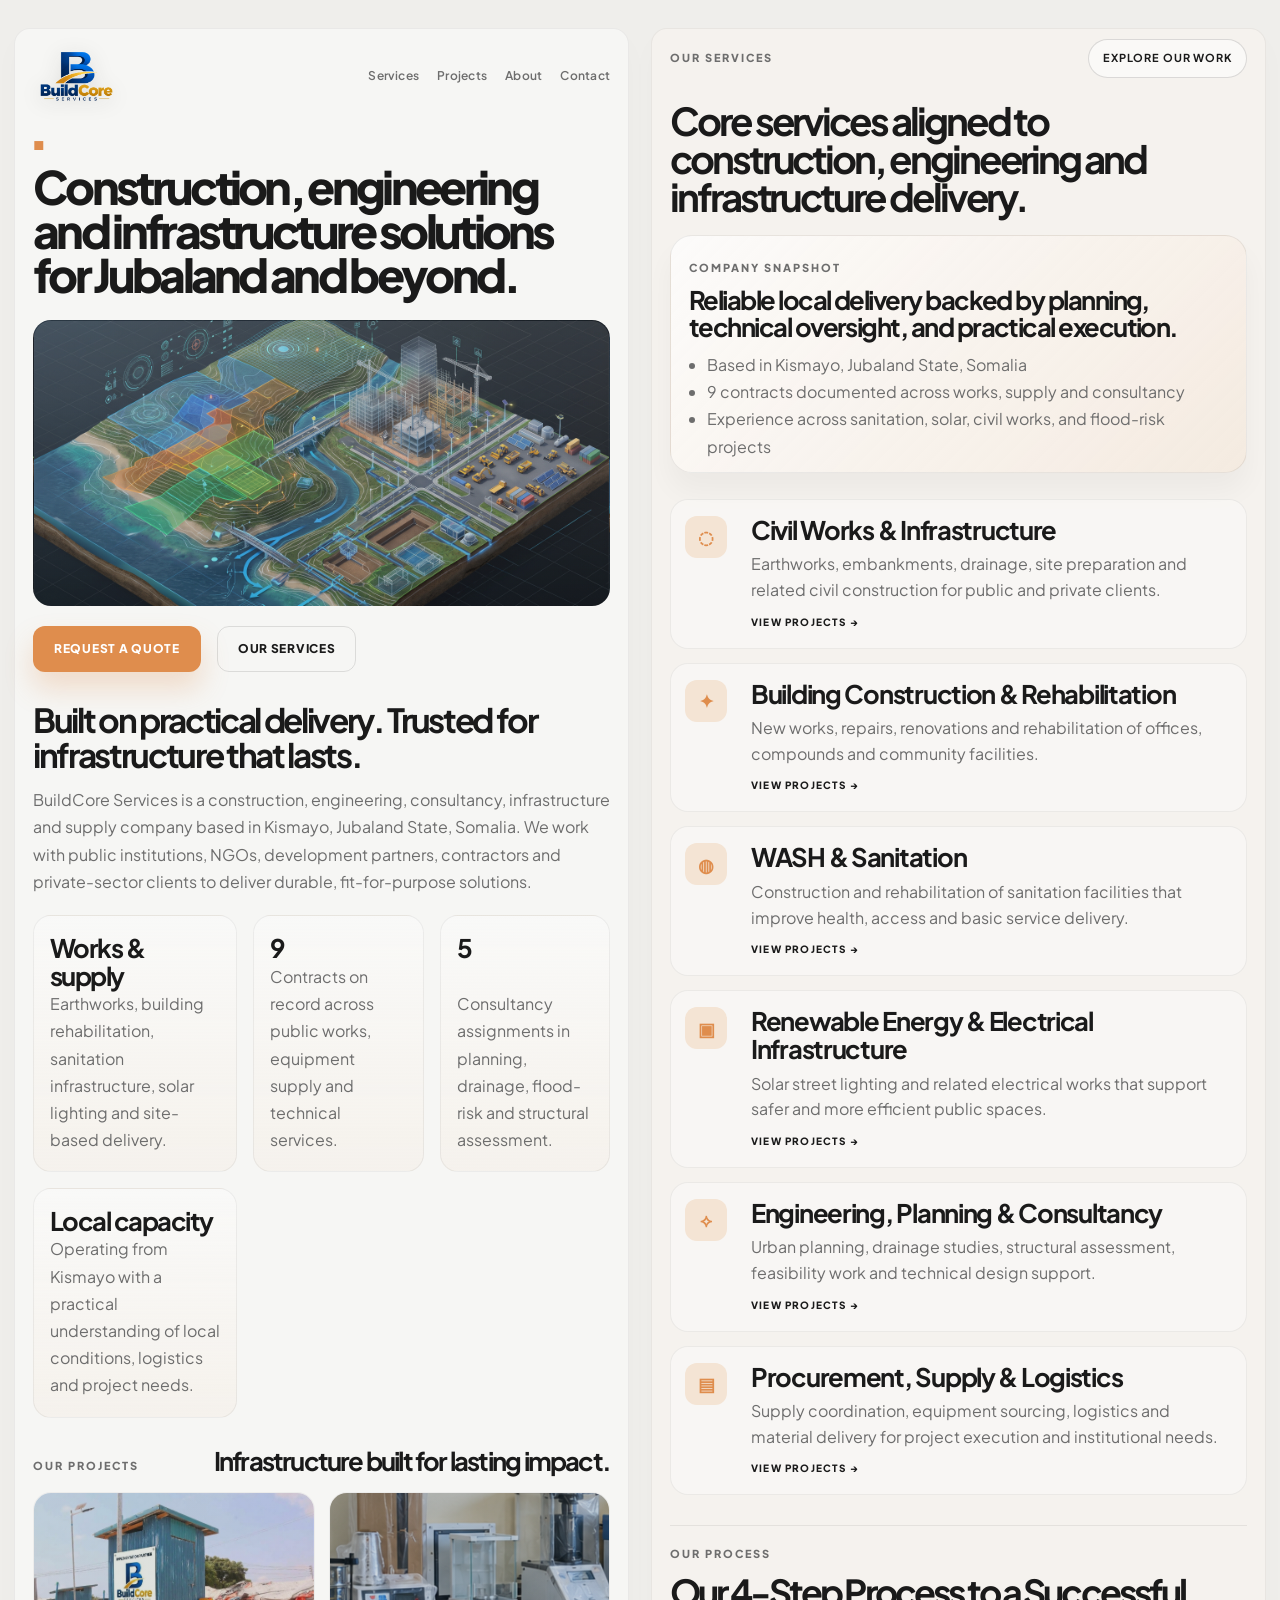
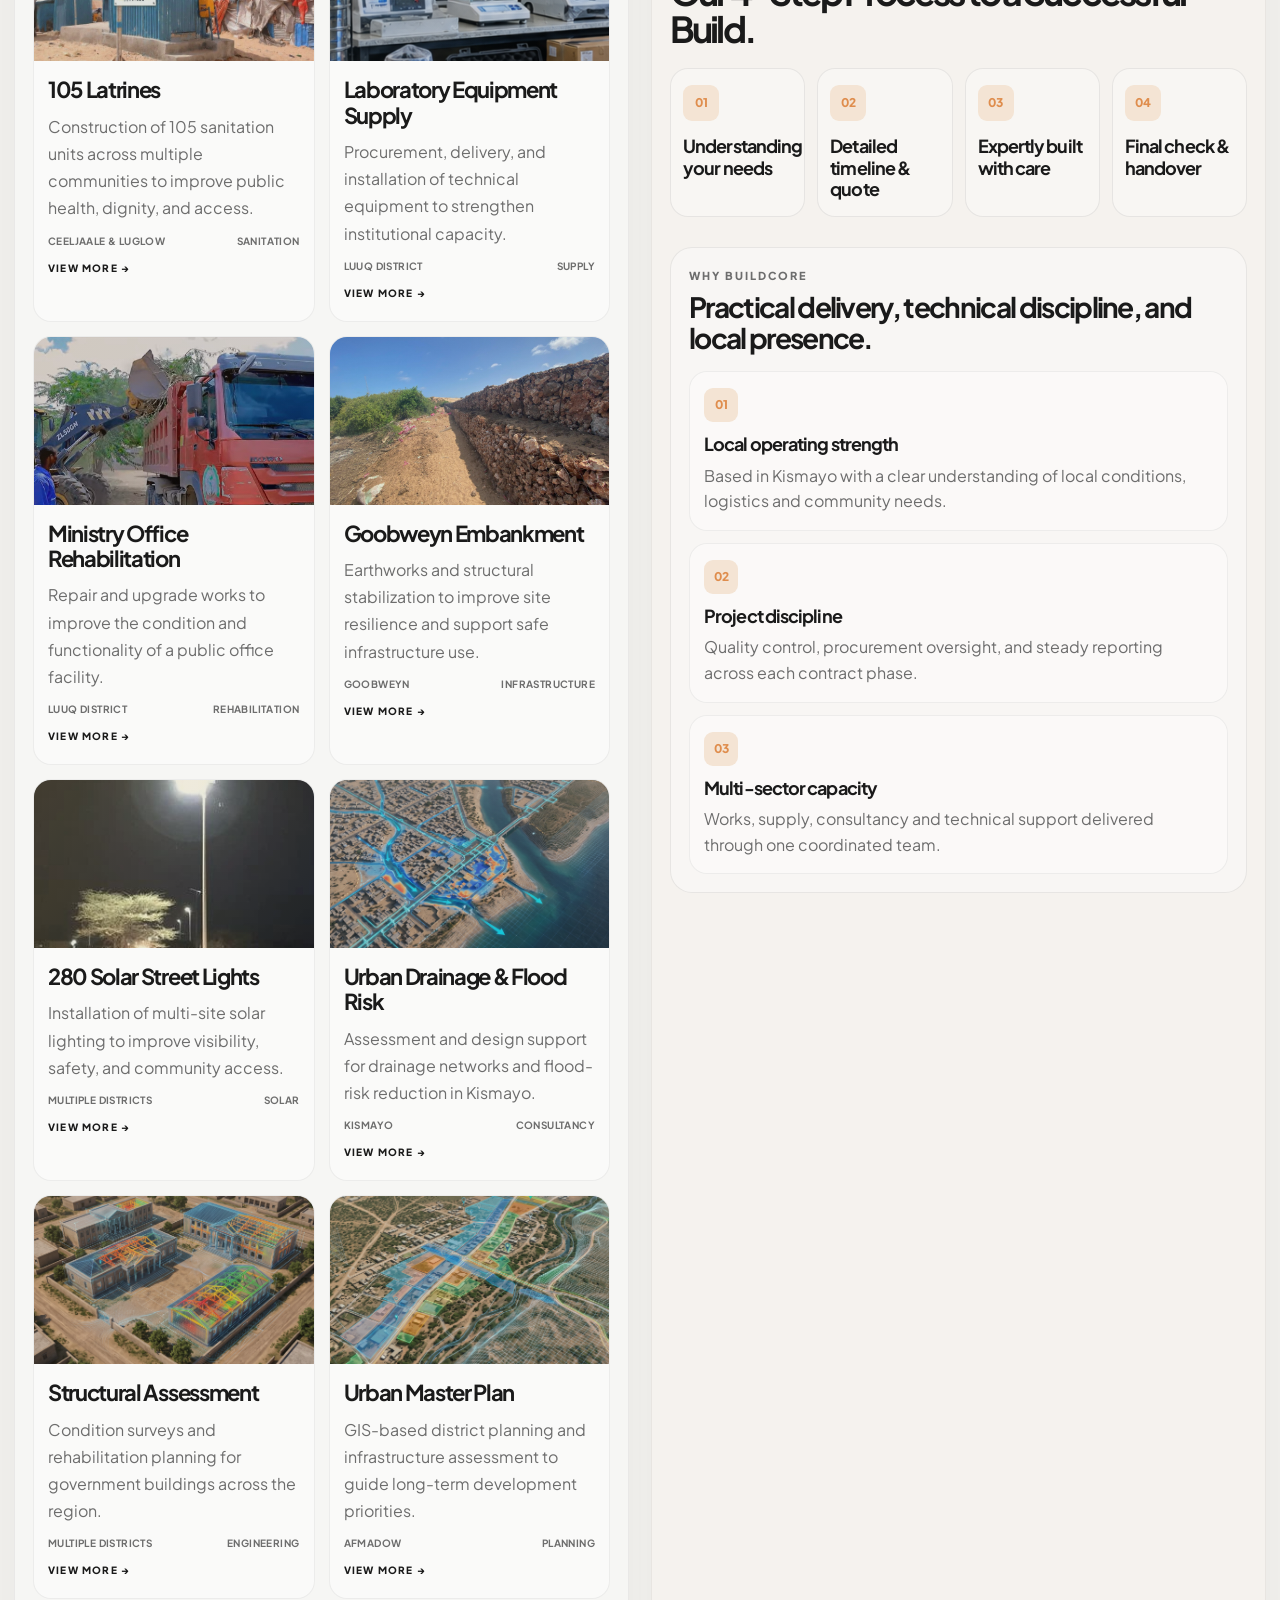
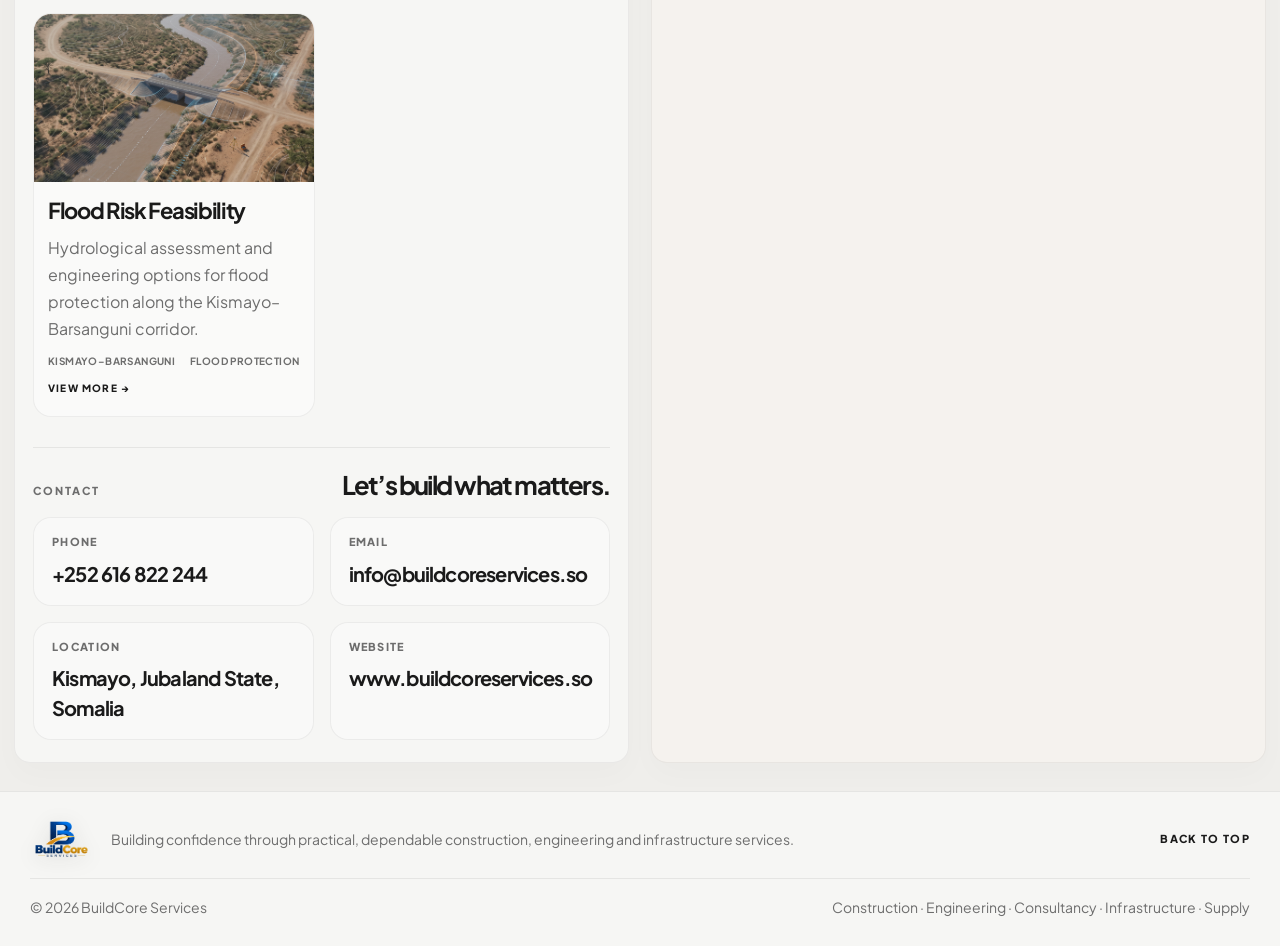
<file: index.html>
<!DOCTYPE html>
<html lang="en">
<head>
  <meta charset="UTF-8">
  <meta name="viewport" content="width=device-width, initial-scale=1.0">
  <title>BuildCore Services | Construction • Engineering • Consultancy</title>
  <link rel="icon" type="image/x-icon" href="assets/favicon.ico">
  <link rel="icon" type="image/png" sizes="32x32" href="assets/favicon-32x32.png">
  <link rel="icon" type="image/png" sizes="16x16" href="assets/favicon-16x16.png">
  <link rel="apple-touch-icon" sizes="180x180" href="assets/apple-touch-icon.png">
  <link rel="manifest" href="assets/site.webmanifest">
  <link rel="preconnect" href="https://fonts.googleapis.com">
  <link rel="preconnect" href="https://fonts.gstatic.com" crossorigin>
  <link href="https://fonts.googleapis.com/css2?family=Plus+Jakarta+Sans:wght@400;500;600;700;800&display=swap" rel="stylesheet">
  <link rel="stylesheet" href="styles.css">
</head>
<body id="top">
  <div class="page-shell">
    <div class="panel left-panel">
      <header class="panel-header left-header">
        <div class="brand brand-inline">
          <img class="brand-logo" src="assets/ChatGPT%20Image%20Oct%2020,%202026,%2007_03_15%20PM.png" alt="BuildCore Services logo">
        </div>
        <nav class="mini-nav" aria-label="Main navigation">
          <a href="#services">Services</a>
          <a href="#projects">Projects</a>
          <a href="about.html">About</a>
          <a href="#contact">Contact</a>
        </nav>
      </header>

      <div class="hero-copy">
        <div class="eyebrow-line">■</div>
        <h1>Construction, engineering and infrastructure solutions for Jubaland and beyond.</h1>
      </div>

      <div class="hero-image-wrap">
        <div class="hero-image placeholder-scene">
          <div class="sky"></div>
          <div class="tower tower-left"></div>
          <div class="tower tower-right"></div>
          <div class="tower tower-mid"></div>
          <div class="worker worker-one"></div>
          <div class="worker worker-two"></div>
        </div>
      </div>

      <div class="cta-row">
        <a href="#contact" class="btn btn-primary">Request a Quote</a>
        <a href="#services" class="btn btn-secondary">Our Services</a>
      </div>

      <section class="quality-block" id="services">
        <h2>Built on practical delivery. Trusted for infrastructure that lasts.</h2>
        <p>BuildCore Services is a construction, engineering, consultancy, infrastructure and supply company based in Kismayo, Jubaland State, Somalia. We work with public institutions, NGOs, development partners, contractors and private-sector clients to deliver durable, fit-for-purpose solutions.</p>

        <div class="quality-grid">
          <div class="stat-card">
            <h3>Works &amp; supply</h3>
            <p>Earthworks, building rehabilitation, sanitation infrastructure, solar lighting and site-based delivery.</p>
          </div>

          <div class="stat-card">
            <h3>9</h3>
            <p>Contracts on record across public works, equipment supply and technical services.</p>
          </div>

          <div class="stat-card">
            <h3>5</h3>
            <p>Consultancy assignments in planning, drainage, flood-risk and structural assessment.</p>
          </div>

          <div class="stat-card">
            <h3>Local capacity</h3>
            <p>Operating from Kismayo with a practical understanding of local conditions, logistics and project needs.</p>
          </div>
        </div>
      </section>

      <section class="project-section" id="projects">
        <div class="section-lead">
          <div class="eyebrow-text">Our Projects</div>
          <h3>Infrastructure built for lasting impact.</h3>
        </div>

        <div class="project-cards compact-projects">
          <article class="project-card">
            <div class="project-photo photo-latrines"></div>
            <div class="project-meta">
              <h4>105 Latrines</h4>
              <p>Construction of 105 sanitation units across multiple communities to improve public health, dignity, and access.</p>
              <div class="meta-row">
                <span>Ceeljaale &amp; Luglow</span>
                <span>Sanitation</span>
              </div>
              <a href="projects/latrines-ceeljaale.html">View More →</a>
            </div>
          </article>

          <article class="project-card">
            <div class="project-photo photo-lab"></div>
            <div class="project-meta">
              <h4>Laboratory Equipment Supply</h4>
              <p>Procurement, delivery, and installation of technical equipment to strengthen institutional capacity.</p>
              <div class="meta-row">
                <span>Luuq District</span>
                <span>Supply</span>
              </div>
              <a href="projects/laboratory-equipment.html">View More →</a>
            </div>
          </article>

          <article class="project-card">
            <div class="project-photo photo-ministry"></div>
            <div class="project-meta">
              <h4>Ministry Office Rehabilitation</h4>
              <p>Repair and upgrade works to improve the condition and functionality of a public office facility.</p>
              <div class="meta-row">
                <span>Luuq District</span>
                <span>Rehabilitation</span>
              </div>
              <a href="projects/ministry-public-works.html">View More →</a>
            </div>
          </article>

          <article class="project-card">
            <div class="project-photo photo-goobweyn"></div>
            <div class="project-meta">
              <h4>Goobweyn Embankment</h4>
              <p>Earthworks and structural stabilization to improve site resilience and support safe infrastructure use.</p>
              <div class="meta-row">
                <span>Goobweyn</span>
                <span>Infrastructure</span>
              </div>
              <a href="projects/goobweyn-embankment.html">View More →</a>
            </div>
          </article>

          <article class="project-card">
            <div class="project-photo photo-solar"></div>
            <div class="project-meta">
              <h4>280 Solar Street Lights</h4>
              <p>Installation of multi-site solar lighting to improve visibility, safety, and community access.</p>
              <div class="meta-row">
                <span>Multiple districts</span>
                <span>Solar</span>
              </div>
              <a href="projects/solar-street-lights.html">View More →</a>
            </div>
          </article>

          <article class="project-card">
            <div class="project-photo photo-drainage"></div>
            <div class="project-meta">
              <h4>Urban Drainage &amp; Flood Risk</h4>
              <p>Assessment and design support for drainage networks and flood-risk reduction in Kismayo.</p>
              <div class="meta-row">
                <span>Kismayo</span>
                <span>Consultancy</span>
              </div>
              <a href="projects/urban-drainage-kismayo.html">View More →</a>
            </div>
          </article>

          <article class="project-card">
            <div class="project-photo photo-structural"></div>
            <div class="project-meta">
              <h4>Structural Assessment</h4>
              <p>Condition surveys and rehabilitation planning for government buildings across the region.</p>
              <div class="meta-row">
                <span>Multiple districts</span>
                <span>Engineering</span>
              </div>
              <a href="projects/structural-assessment.html">View More →</a>
            </div>
          </article>

          <article class="project-card">
            <div class="project-photo photo-masterplan"></div>
            <div class="project-meta">
              <h4>Urban Master Plan</h4>
              <p>GIS-based district planning and infrastructure assessment to guide long-term development priorities.</p>
              <div class="meta-row">
                <span>Afmadow</span>
                <span>Planning</span>
              </div>
              <a href="projects/urban-master-plan-afmadow.html">View More →</a>
            </div>
          </article>

          <article class="project-card">
            <div class="project-photo photo-flood"></div>
            <div class="project-meta">
              <h4>Flood Risk Feasibility</h4>
              <p>Hydrological assessment and engineering options for flood protection along the Kismayo–Barsanguni corridor.</p>
              <div class="meta-row">
                <span>Kismayo–Barsanguni</span>
                <span>Flood protection</span>
              </div>
              <a href="projects/flood-risk-feasibility.html">View More →</a>
            </div>
          </article>
        </div>
      </section>

      <section class="contact-section" id="contact">
        <div class="section-lead">
          <div class="eyebrow-text">Contact</div>
          <h3>Let’s build what matters.</h3>
        </div>

        <div class="contact-panel">
          <div class="contact-method">
            <span>Phone</span>
            <a href="tel:+252616822244">+252 616 822 244</a>
          </div>
          <div class="contact-method">
            <span>Email</span>
            <a href="mailto:info@buildcoreservices.so">info@buildcoreservices.so</a>
          </div>
        </div>
        <div class="contact-panel contact-panel-full">
          <div class="contact-method">
            <span>Location</span>
            <a href="https://maps.google.com/?q=Kismayo%20Jubaland%20Somalia" target="_blank" rel="noreferrer">Kismayo, Jubaland State, Somalia</a>
          </div>
          <div class="contact-method">
            <span>Website</span>
            <a href="https://www.buildcoreservices.so" target="_blank" rel="noreferrer">www.buildcoreservices.so</a>
          </div>
        </div>
      </section>
    </div>

    <div class="panel right-panel">
      <header class="panel-header right-header">
        <div class="eyebrow-text">Our Services</div>
        <button class="ghost-btn">Explore Our Work</button>
      </header>

      <h2 class="right-title">Core services aligned to construction, engineering and infrastructure delivery.</h2>

      <div class="right-spotlight">
        <div class="spotlight-header">
          <span class="eyebrow-text">Company snapshot</span>
        </div>
        <h3>Reliable local delivery backed by planning, technical oversight, and practical execution.</h3>
        <ul>
          <li>Based in Kismayo, Jubaland State, Somalia</li>
          <li>9 contracts documented across works, supply and consultancy</li>
          <li>Experience across sanitation, solar, civil works, and flood-risk projects</li>
        </ul>
      </div>

      <div class="service-stack">
        <article class="service-tile">
          <div class="tile-icon">◌</div>
          <div class="tile-copy">
            <h3>Civil Works &amp; Infrastructure</h3>
            <p>Earthworks, embankments, drainage, site preparation and related civil construction for public and private clients.</p>
            <a href="#projects">View projects →</a>
          </div>
        </article>

        <article class="service-tile">
          <div class="tile-icon">✦</div>
          <div class="tile-copy">
            <h3>Building Construction &amp; Rehabilitation</h3>
            <p>New works, repairs, renovations and rehabilitation of offices, compounds and community facilities.</p>
            <a href="#projects">View projects →</a>
          </div>
        </article>

        <article class="service-tile">
          <div class="tile-icon">◍</div>
          <div class="tile-copy">
            <h3>WASH &amp; Sanitation</h3>
            <p>Construction and rehabilitation of sanitation facilities that improve health, access and basic service delivery.</p>
            <a href="#projects">View projects →</a>
          </div>
        </article>

        <article class="service-tile">
          <div class="tile-icon">▣</div>
          <div class="tile-copy">
            <h3>Renewable Energy &amp; Electrical Infrastructure</h3>
            <p>Solar street lighting and related electrical works that support safer and more efficient public spaces.</p>
            <a href="#projects">View projects →</a>
          </div>
        </article>

        <article class="service-tile">
          <div class="tile-icon">⟡</div>
          <div class="tile-copy">
            <h3>Engineering, Planning &amp; Consultancy</h3>
            <p>Urban planning, drainage studies, structural assessment, feasibility work and technical design support.</p>
            <a href="#projects">View projects →</a>
          </div>
        </article>

        <article class="service-tile">
          <div class="tile-icon">▤</div>
          <div class="tile-copy">
            <h3>Procurement, Supply &amp; Logistics</h3>
            <p>Supply coordination, equipment sourcing, logistics and material delivery for project execution and institutional needs.</p>
            <a href="#projects">View projects →</a>
          </div>
        </article>
      </div>

      <div class="process-banner">
        <div class="eyebrow-text">Our Process</div>
        <h3>Our 4-Step Process to a Successful Build.</h3>
        <div class="process-steps">
          <div class="step"><span>01</span><h4>Understanding your needs</h4></div>
          <div class="step"><span>02</span><h4>Detailed timeline &amp; quote</h4></div>
          <div class="step"><span>03</span><h4>Expertly built with care</h4></div>
          <div class="step"><span>04</span><h4>Final check &amp; handover</h4></div>
        </div>
      </div>

      <div class="insight-panel">
        <div class="eyebrow-text">Why BuildCore</div>
        <h3>Practical delivery, technical discipline, and local presence.</h3>
        <div class="insight-grid">
          <div class="insight-card">
            <span>01</span>
            <h4>Local operating strength</h4>
            <p>Based in Kismayo with a clear understanding of local conditions, logistics and community needs.</p>
          </div>
          <div class="insight-card">
            <span>02</span>
            <h4>Project discipline</h4>
            <p>Quality control, procurement oversight, and steady reporting across each contract phase.</p>
          </div>
          <div class="insight-card">
            <span>03</span>
            <h4>Multi-sector capacity</h4>
            <p>Works, supply, consultancy and technical support delivered through one coordinated team.</p>
          </div>
        </div>
      </div>
    </div>
  </div>

  <footer class="site-footer homepage-footer">
    <div class="container footer-top">
      <a class="brand brand-small" href="index.html" aria-label="BuildCore Services home">
        <img class="brand-logo brand-logo-footer" src="assets/ChatGPT%20Image%20Oct%2020,%202026,%2007_03_15%20PM.png" alt="BuildCore Services logo">
      </a>
      <p>Building confidence through practical, dependable construction, engineering and infrastructure services.</p>
      <a href="#top" class="back-top">Back to top</a>
    </div>
    <div class="container footer-bottom">
      <span>© <span id="year"></span> BuildCore Services</span>
      <span>Construction · Engineering · Consultancy · Infrastructure · Supply</span>
    </div>
  </footer>

  <script src="script.js"></script>
</body>
</html>
</file>
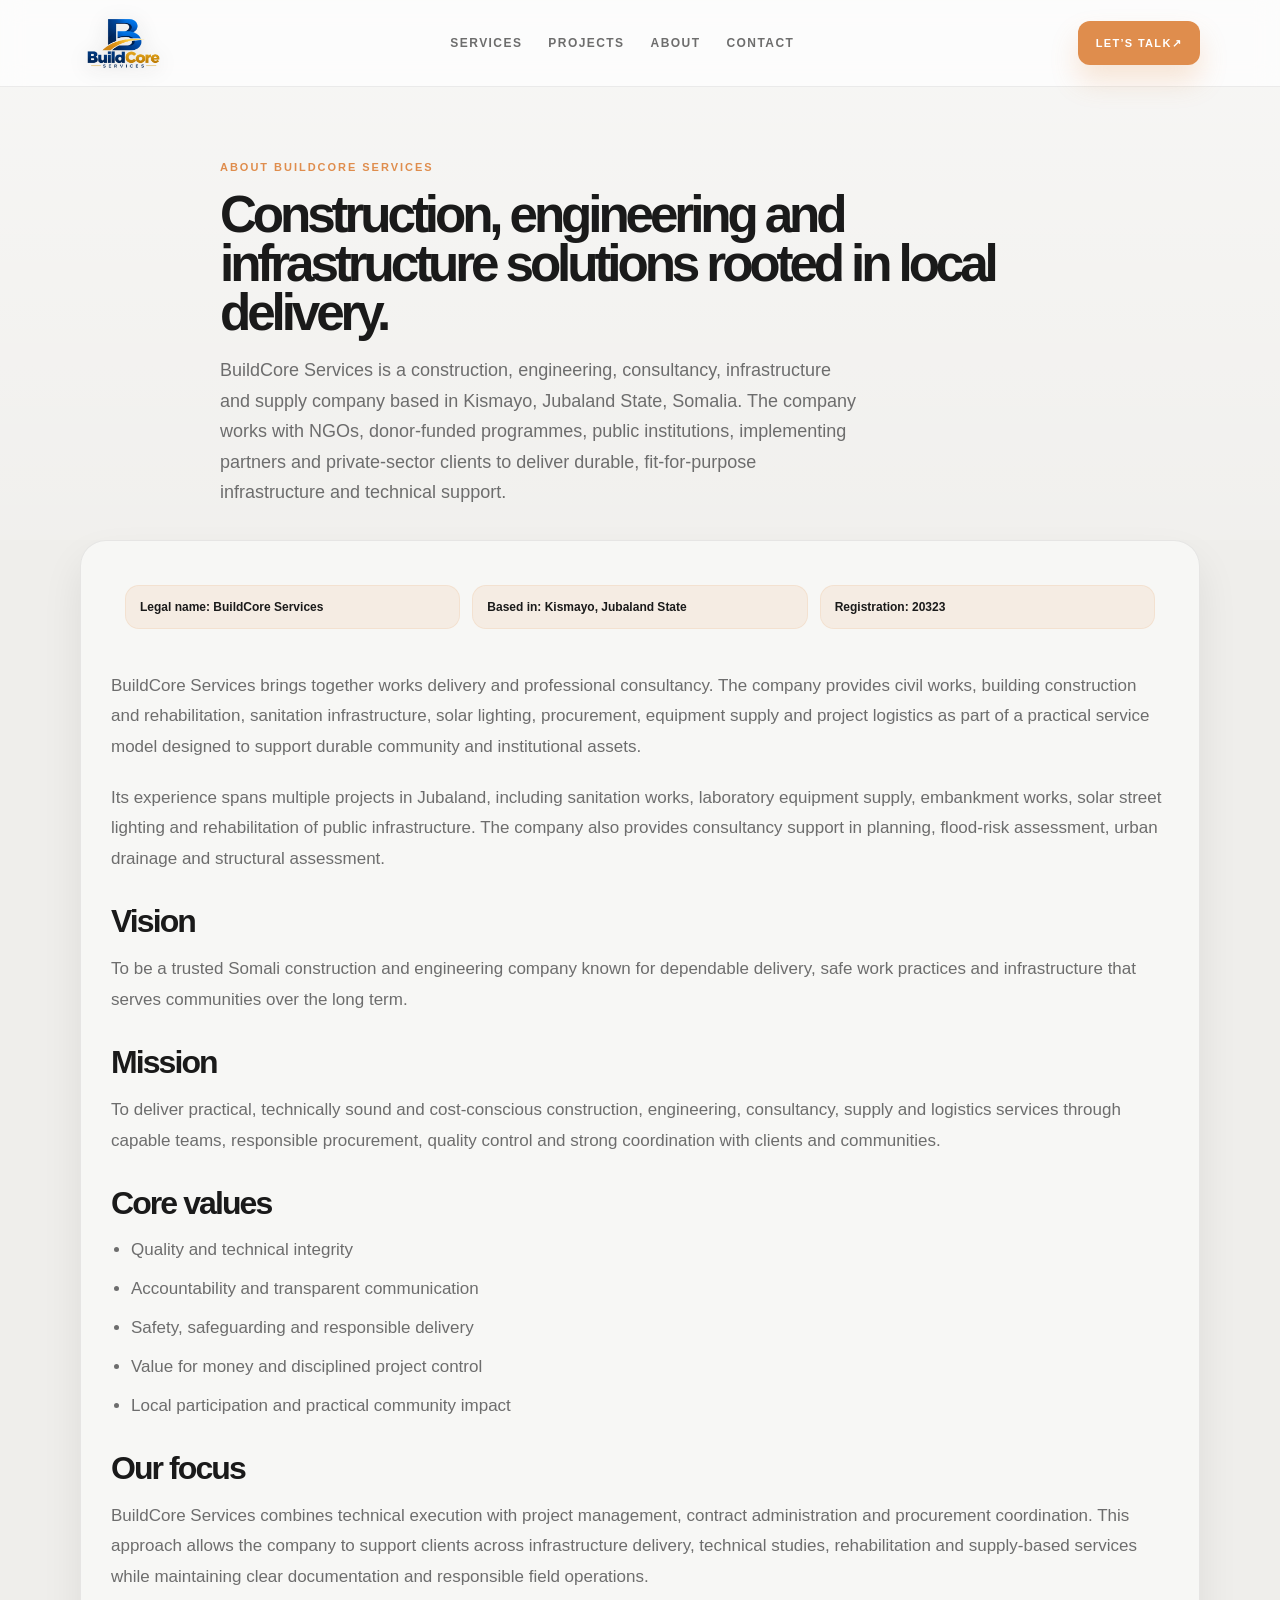
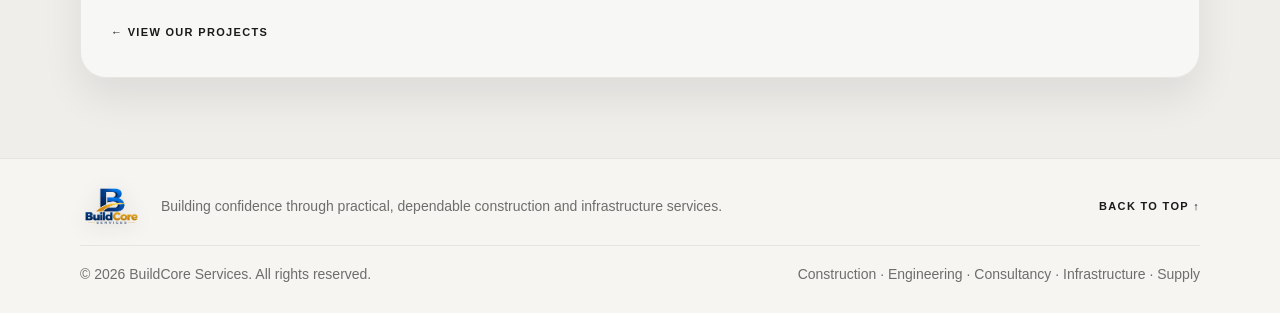
<file: about.html>
<!DOCTYPE html>
<html lang="en">
<head>
  <meta charset="UTF-8">
  <meta name="viewport" content="width=device-width, initial-scale=1.0">
  <title>About | BuildCore Services</title>
  <link rel="icon" type="image/x-icon" href="assets/favicon.ico">
  <link rel="icon" type="image/png" sizes="32x32" href="assets/favicon-32x32.png">
  <link rel="icon" type="image/png" sizes="16x16" href="assets/favicon-16x16.png">
  <link rel="apple-touch-icon" sizes="180x180" href="assets/apple-touch-icon.png">
  <link rel="manifest" href="assets/site.webmanifest">
  <link rel="preconnect" href="https://fonts.googleapis.com">
  <link href="https://fonts.googleapis.com/css2?family=DM+Sans:wght@400;500;600;700&family=Manrope:wght@400;500;600;700;800&display=swap" rel="stylesheet">
  <link rel="stylesheet" href="styles.css">
</head>
<body id="top" class="project-page">
  <header class="site-header">
    <div class="container nav-wrap">
      <a class="brand" href="index.html" aria-label="BuildCore Services home">
        <img class="brand-logo" src="assets/ChatGPT%20Image%20Oct%2020,%202026,%2007_03_15%20PM.png" alt="BuildCore Services logo">
      </a>
      <nav class="main-nav">
        <a href="index.html#services">Services</a>
        <a href="index.html#projects">Projects</a>
        <a href="about.html">About</a>
        <a href="index.html#contact">Contact</a>
      </nav>
      <a class="nav-cta" href="index.html#contact">Let’s talk <span class="arrow">↗</span></a>
    </div>
  </header>

  <main>
    <section class="project-header">
      <div class="container project-title-wrap">
        <p class="project-kicker">About BuildCore Services</p>
        <h1>Construction, engineering and infrastructure solutions rooted in local delivery.</h1>
        <p class="project-summary">BuildCore Services is a construction, engineering, consultancy, infrastructure and supply company based in Kismayo, Jubaland State, Somalia. The company works with NGOs, donor-funded programmes, public institutions, implementing partners and private-sector clients to deliver durable, fit-for-purpose infrastructure and technical support.</p>
      </div>
    </section>

    <section class="project-shell">
      <div class="container">
        <article class="project-content">
          <div class="project-meta">
            <span>Legal name: BuildCore Services</span>
            <span>Based in: Kismayo, Jubaland State</span>
            <span>Registration: 20323</span>
          </div>

          <p>BuildCore Services brings together works delivery and professional consultancy. The company provides civil works, building construction and rehabilitation, sanitation infrastructure, solar lighting, procurement, equipment supply and project logistics as part of a practical service model designed to support durable community and institutional assets.</p>

          <p>Its experience spans multiple projects in Jubaland, including sanitation works, laboratory equipment supply, embankment works, solar street lighting and rehabilitation of public infrastructure. The company also provides consultancy support in planning, flood-risk assessment, urban drainage and structural assessment.</p>

          <h2>Vision</h2>
          <p>To be a trusted Somali construction and engineering company known for dependable delivery, safe work practices and infrastructure that serves communities over the long term.</p>

          <h2>Mission</h2>
          <p>To deliver practical, technically sound and cost-conscious construction, engineering, consultancy, supply and logistics services through capable teams, responsible procurement, quality control and strong coordination with clients and communities.</p>

          <h2>Core values</h2>
          <ul>
            <li>Quality and technical integrity</li>
            <li>Accountability and transparent communication</li>
            <li>Safety, safeguarding and responsible delivery</li>
            <li>Value for money and disciplined project control</li>
            <li>Local participation and practical community impact</li>
          </ul>

          <h2>Our focus</h2>
          <p>BuildCore Services combines technical execution with project management, contract administration and procurement coordination. This approach allows the company to support clients across infrastructure delivery, technical studies, rehabilitation and supply-based services while maintaining clear documentation and responsible field operations.</p>

          <a class="project-back" href="index.html#projects">← View our projects</a>
        </article>
      </div>
    </section>
  </main>

  <footer class="site-footer">
    <div class="container footer-top">
      <a class="brand brand-small" href="index.html" aria-label="BuildCore Services home">
        <img class="brand-logo brand-logo-footer" src="assets/ChatGPT%20Image%20Oct%2020,%202026,%2007_03_15%20PM.png" alt="BuildCore Services logo">
      </a>
      <p>Building confidence through practical, dependable construction and infrastructure services.</p>
      <a href="#top" class="back-top">Back to top ↑</a>
    </div>
    <div class="container footer-bottom">
      <span>© <span id="year"></span> BuildCore Services. All rights reserved.</span>
      <span>Construction · Engineering · Consultancy · Infrastructure · Supply</span>
    </div>
  </footer>

  <script src="script.js"></script>
</body>
</html>
</file>
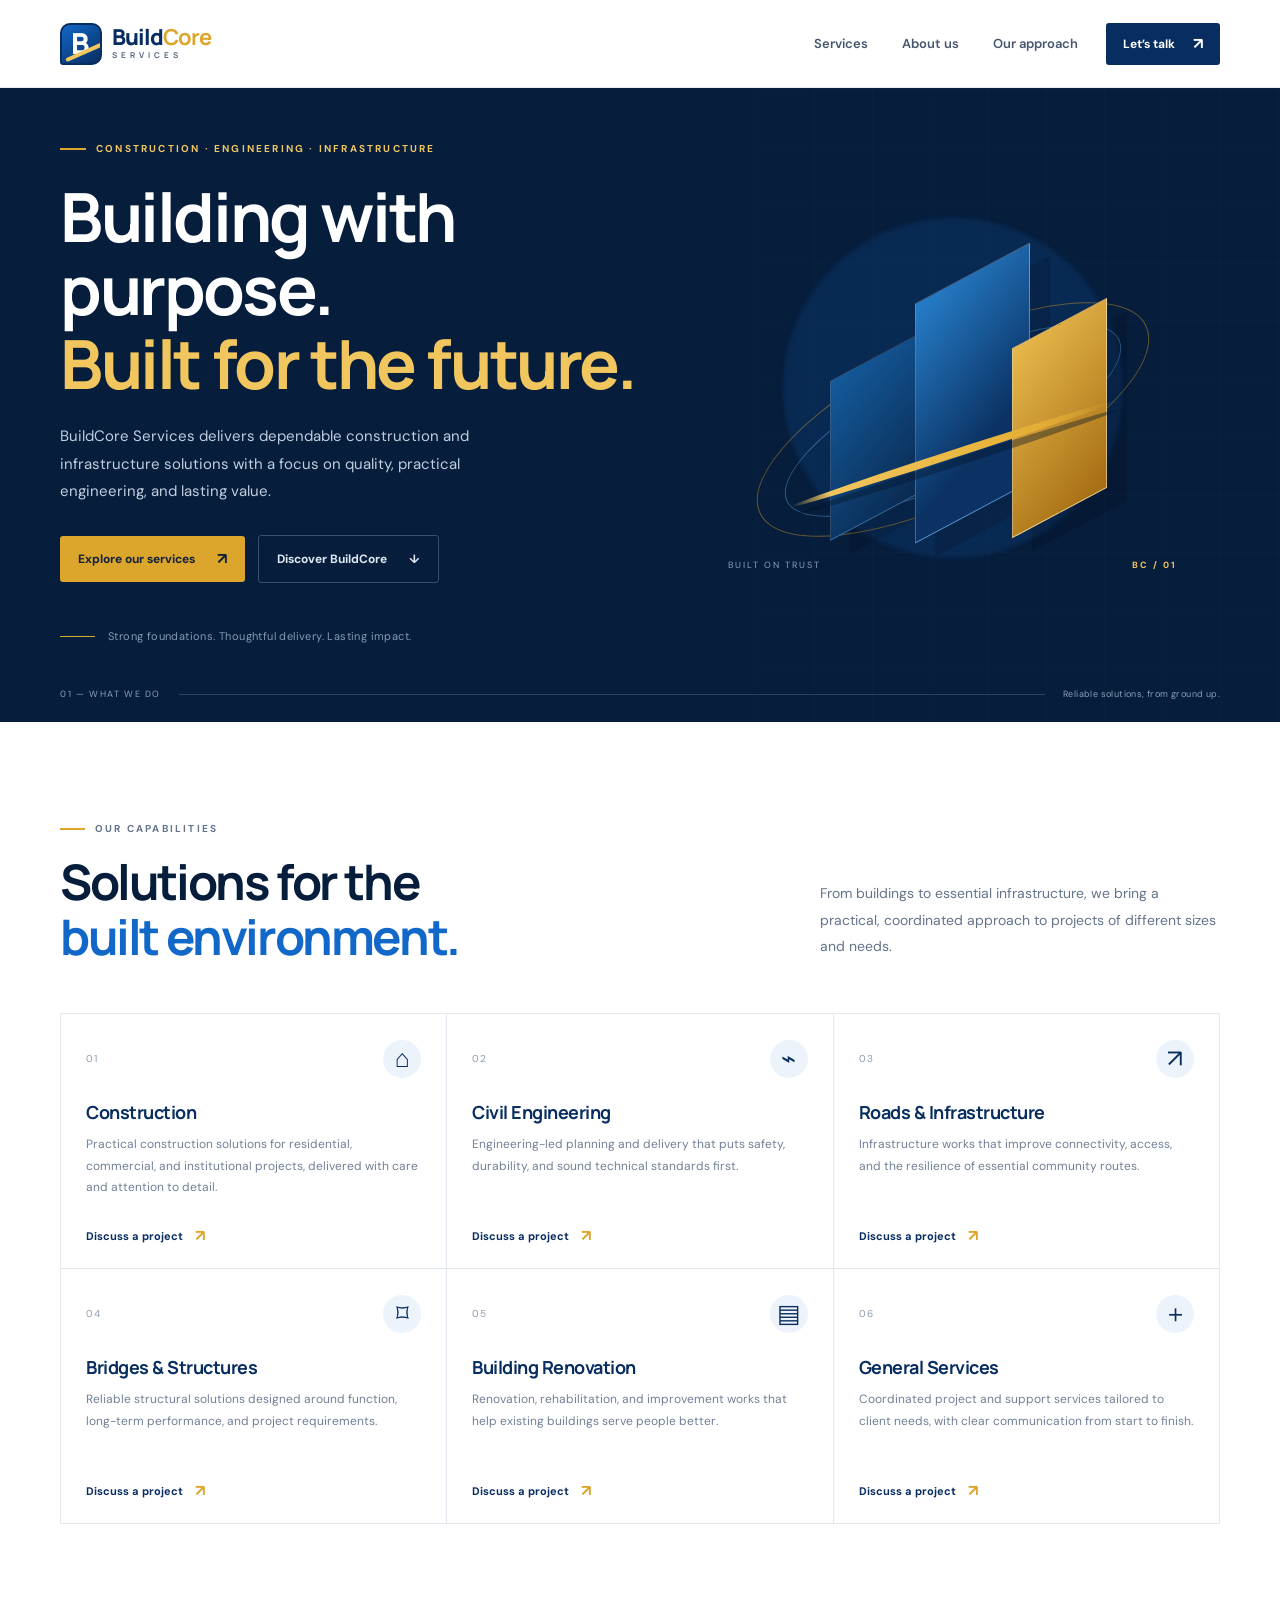
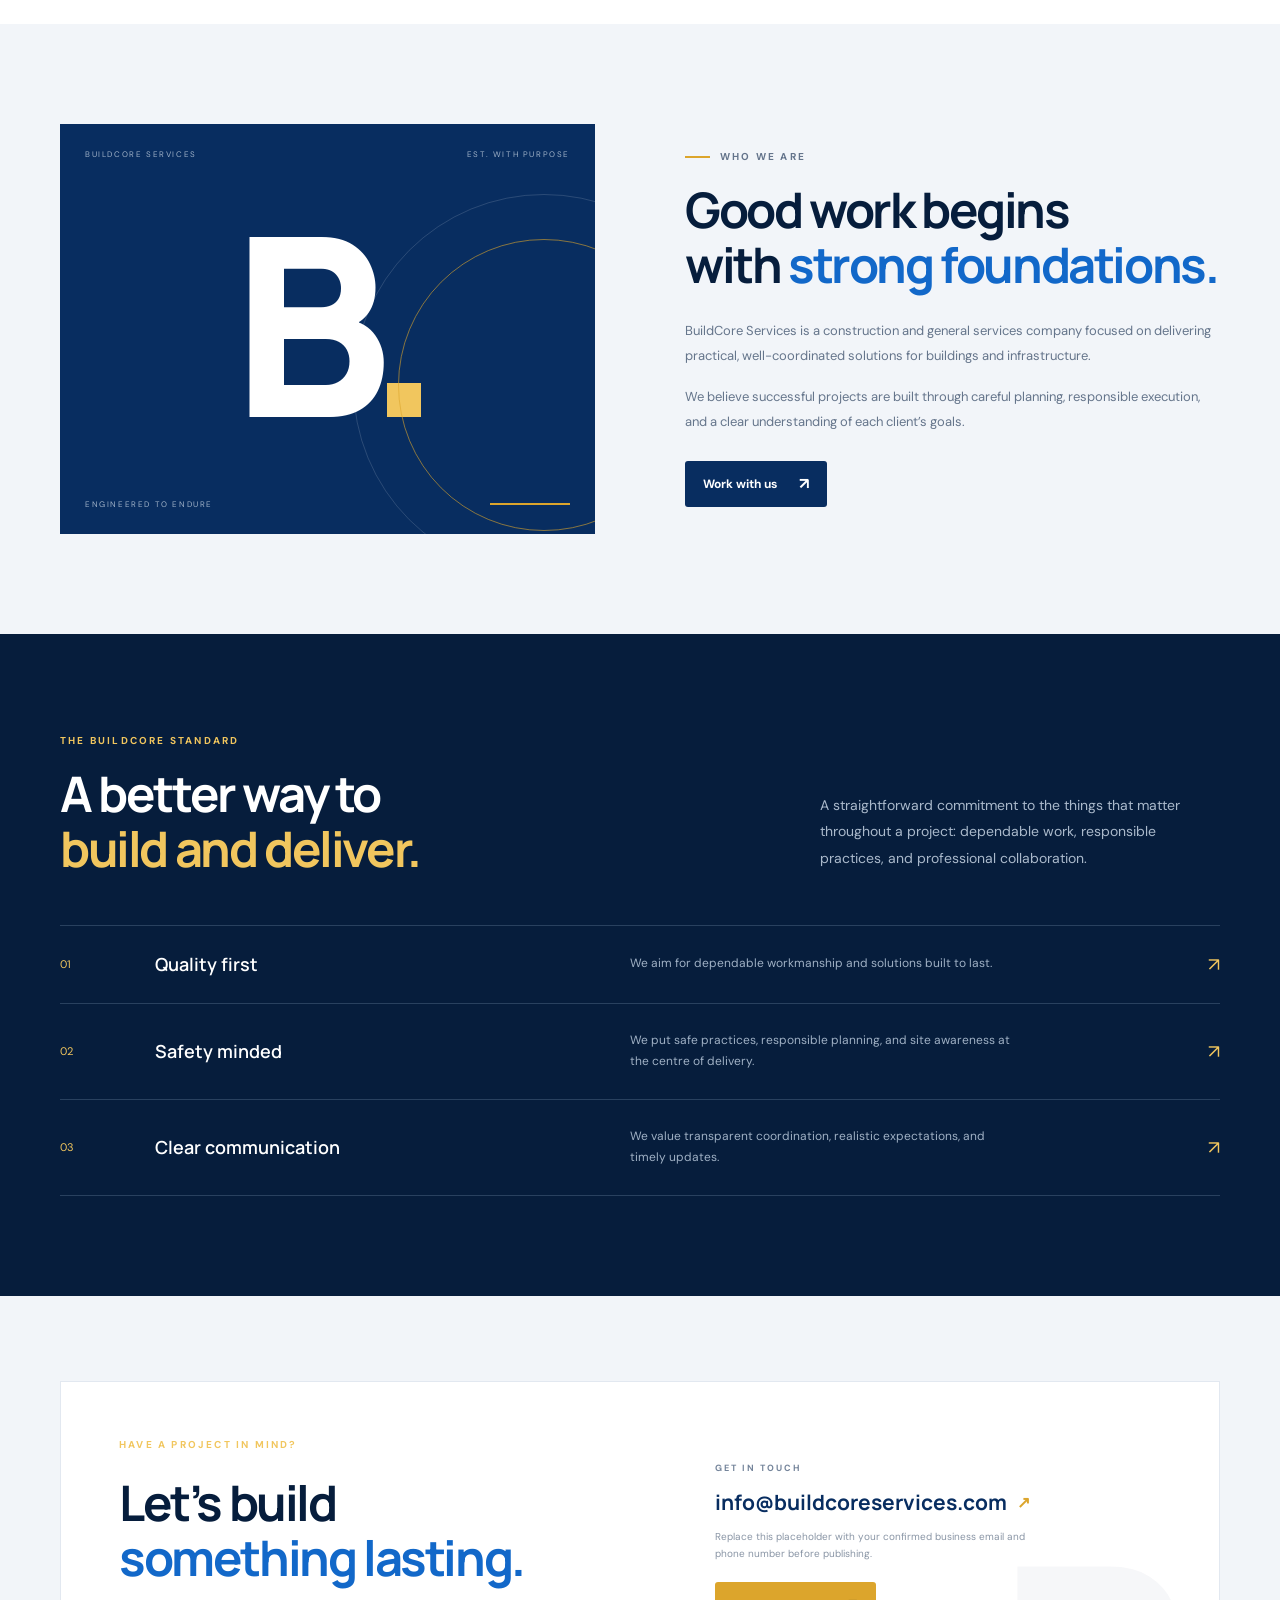
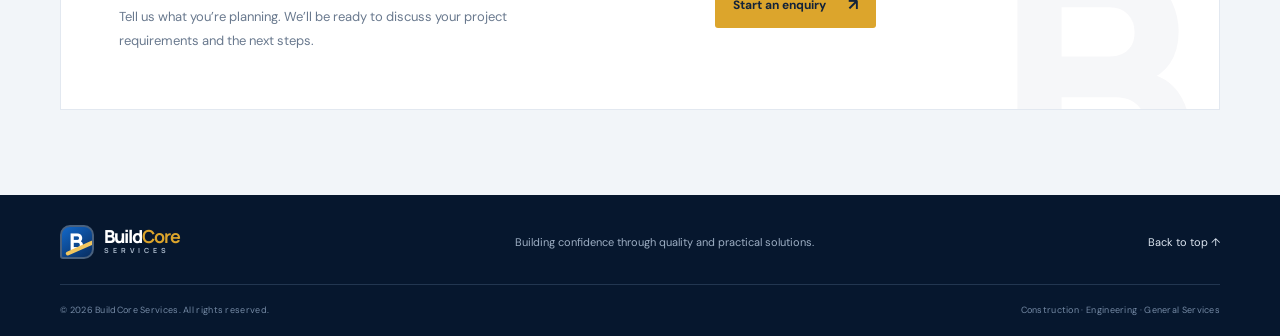
<file: buildcore-services-preview.html>
<!DOCTYPE html>
<html lang="en">
<head>
<meta charset="UTF-8">
<meta name="viewport" content="width=device-width, initial-scale=1">
<title>BuildCore Services | Building with Purpose</title>
<link rel="preconnect" href="https://fonts.googleapis.com">
<link href="https://fonts.googleapis.com/css2?family=DM+Sans:wght@400;500;600;700&family=Manrope:wght@400;500;600;700;800&display=swap" rel="stylesheet">
<style>
:root{--navy:#082d60;--navy-deep:#061d3c;--blue:#1268c9;--gold:#dca52c;--gold-light:#f1c65e;--ink:#13233a;--muted:#64748b;--paper:#f8f9fb;--white:#fff}
*{box-sizing:border-box}html{scroll-behavior:smooth}body{margin:0;color:var(--ink);background:#fff;font-family:'DM Sans',sans-serif;-webkit-font-smoothing:antialiased}a{color:inherit;text-decoration:none}.container{width:min(1160px,calc(100% - 48px));margin:auto}.site-header{height:88px;display:flex;align-items:center;background:#fff;position:relative;z-index:5;border-bottom:1px solid #e9edf3}.nav-wrap{display:flex;align-items:center;justify-content:space-between;gap:28px}.brand{display:inline-flex;align-items:center;gap:10px;flex-shrink:0}.brand-symbol{width:42px;height:42px;border:2px solid var(--navy);border-radius:10px 10px 10px 3px;display:grid;place-items:center;position:relative;overflow:hidden;background:linear-gradient(145deg,#1268c9,#082d60)}.symbol-b{color:#fff;font:800 29px/1 'Manrope',sans-serif;transform:translateX(-1px)}.symbol-swoosh{position:absolute;height:4px;width:46px;background:var(--gold-light);transform:rotate(-24deg);bottom:10px;left:2px;border-radius:4px}.brand-words{display:flex;flex-direction:column;gap:1px}.brand-name{font:800 22px/1 'Manrope',sans-serif;letter-spacing:-1px;color:var(--navy)}.brand-name b{color:var(--gold)}.brand-subtitle{font:700 8px/1.5 'Manrope',sans-serif;letter-spacing:4px;color:#53657e}.main-nav{display:flex;align-items:center;gap:34px;margin-left:auto}.main-nav a{font-size:13px;color:#46566d;font-weight:600}.nav-cta{display:inline-flex;align-items:center;gap:18px;padding:13px 17px;color:white;background:var(--navy);font-size:12px;font-weight:700;border-radius:3px}.arrow{display:inline-block;font-size:16px;line-height:1}.hero{background:var(--navy-deep);color:#fff;min-height:630px;position:relative;overflow:hidden}.hero-grid{position:absolute;inset:0 0 0 50%;opacity:.13;background-image:linear-gradient(rgba(255,255,255,.13) 1px,transparent 1px),linear-gradient(90deg,rgba(255,255,255,.13) 1px,transparent 1px);background-size:58px 58px;mask-image:linear-gradient(90deg,transparent,#000 35%)}.hero-layout{display:grid;grid-template-columns:1.05fr .95fr;align-items:center;gap:35px;min-height:570px;position:relative;z-index:1;padding:24px 0 25px}.hero-copy{max-width:620px;padding:30px 0 20px}.eyebrow{display:flex;align-items:center;gap:10px;font-size:10px;letter-spacing:2.2px;font-weight:700;color:var(--gold-light);margin:0 0 25px}.eyebrow span{height:2px;width:26px;background:var(--gold)}h1,h2,h3,p{margin-top:0}h1,h2{font-family:'Manrope',sans-serif;letter-spacing:-2.4px}h1{font-size:clamp(42px,5.3vw,68px);line-height:1.08;font-weight:700;margin-bottom:23px}h1 em,h2 em{font-style:normal;color:var(--gold-light)}.hero-description{max-width:480px;font-size:15px;line-height:1.85;color:#c1cede;margin-bottom:29px}.hero-actions{display:flex;align-items:center;flex-wrap:wrap;gap:13px}.button{display:inline-flex;align-items:center;justify-content:center;gap:22px;padding:15px 18px;border-radius:3px;font-size:12px;font-weight:700;transition:transform .2s}.button:hover{transform:translateY(-2px)}.button-primary{background:var(--gold);color:#12223a}.button-quiet{color:#e0e8f3;border:1px solid #38506d}.hero-note{display:flex;align-items:center;gap:13px;margin-top:46px}.note-line{width:35px;height:1px;background:var(--gold)}.hero-note p{color:#879bb5;font-size:11px;letter-spacing:.4px;margin:0}.hero-art{height:420px;position:relative;isolation:isolate}.hero-art:before{content:'';position:absolute;width:340px;height:340px;border-radius:50%;background:#0c3b71;filter:blur(2px);opacity:.42;top:40px;left:50%;transform:translateX(-50%)}.art-orbit{position:absolute;border:1px solid rgba(220,165,44,.45);border-radius:50%;transform:rotate(-26deg)}.orbit-one{width:430px;height:155px;top:164px;left:50%;margin-left:-215px}.orbit-two{width:370px;height:115px;top:185px;left:50%;margin-left:-185px;border-color:rgba(100,167,226,.45)}.art-slab{position:absolute;bottom:85px;transform:skewY(-28deg);border:1px solid rgba(255,255,255,.15);box-shadow:20px 24px 0 rgba(0,0,0,.12)}.slab-back{height:160px;width:105px;left:27%;background:linear-gradient(145deg,#145a9b,#09274d)}.slab-mid{height:240px;width:115px;left:43%;background:linear-gradient(145deg,#267dc9,#0b3263 70%);border-color:rgba(255,255,255,.25)}.slab-front{height:190px;width:95px;left:61%;background:linear-gradient(145deg,#e7b84b,#a66d13);border-color:rgba(255,255,255,.4)}.art-gold-line{position:absolute;width:340px;height:8px;left:50%;top:272px;transform:translateX(-50%) rotate(-18deg);background:linear-gradient(90deg,transparent,var(--gold-light) 12%,#e5af35 75%,transparent);border-radius:100%;box-shadow:0 9px 0 rgba(4,20,40,.4)}.art-caption{position:absolute;bottom:27px;left:8%;right:8%;display:flex;justify-content:space-between;color:#8ba0b9;font-size:9px;letter-spacing:2px}.art-caption b{color:var(--gold-light)}.hero-bottom{position:relative;z-index:1;display:flex;align-items:center;gap:18px;padding:0 0 22px;color:#8ba0b9;font-size:9px;letter-spacing:1.6px}.bottom-rule{height:1px;flex:1;background:#2a4564}.hero-bottom span:last-child{letter-spacing:.4px}.section{padding:100px 0}.section-heading{display:flex;align-items:end;justify-content:space-between;gap:60px;margin-bottom:48px}.dark-eyebrow{color:#64748b}.dark-eyebrow:before{content:'';width:25px;height:2px;background:var(--gold)}.section-heading .eyebrow{margin-bottom:20px}h2{font-size:clamp(36px,4vw,49px);line-height:1.12;margin-bottom:0;color:var(--navy-deep)}.section-heading h2 em,.about-copy h2 em{color:var(--blue)}.section-intro{max-width:400px;color:#64748b;font-size:14px;line-height:1.9;margin-bottom:5px}.service-grid{display:grid;grid-template-columns:repeat(3,1fr);border-top:1px solid #e3e8ef;border-left:1px solid #e3e8ef}.service-card{min-height:255px;padding:26px 25px 24px;border-right:1px solid #e3e8ef;border-bottom:1px solid #e3e8ef;display:flex;flex-direction:column;align-items:flex-start}.service-card:hover{background:#fbfcfe;box-shadow:inset 0 3px 0 var(--gold)}.service-card-top{display:flex;justify-content:space-between;align-items:center;width:100%;margin-bottom:23px}.service-number{color:#8c9bb0;font-size:10px;letter-spacing:1px}.service-icon{width:38px;height:38px;display:grid;place-items:center;color:var(--navy);background:#edf3fa;font-size:25px;border-radius:50%}.service-card h3{color:var(--navy);font:700 18px/1.3 'Manrope',sans-serif;margin-bottom:10px;letter-spacing:-.5px}.service-card p{font-size:12px;color:#718096;line-height:1.8;margin-bottom:19px}.text-link{display:inline-flex;align-items:center;gap:12px;margin-top:auto;color:var(--navy);font-size:11px;font-weight:700}.text-link .arrow{color:var(--gold)}.about{background:#f2f5f9}.about-layout{display:grid;grid-template-columns:1fr 1fr;gap:90px;align-items:center}.about-visual{min-height:410px;background:var(--navy);color:white;position:relative;overflow:hidden;padding:25px;display:flex;flex-direction:column;justify-content:space-between}.about-visual:before,.about-visual:after{content:'';position:absolute;border:1px solid rgba(255,255,255,.14);border-radius:50%;width:380px;height:380px;right:-140px;top:70px}.about-visual:after{width:290px;height:290px;right:-95px;top:115px;border-color:rgba(220,165,44,.6)}.visual-topline,.visual-footer{display:flex;justify-content:space-between;align-items:center;gap:10px;font-size:8px;letter-spacing:1.6px;color:#9fb1c7;position:relative;z-index:1}.big-b{position:absolute;left:50%;top:48%;transform:translate(-50%,-50%);color:#fff;font:800 250px/.9 'Manrope',sans-serif;letter-spacing:-20px}.big-b span{color:var(--gold-light)}.visual-line{width:80px;height:2px;background:var(--gold)}.about-copy .eyebrow{margin-bottom:20px}.about-copy h2{margin-bottom:25px}.about-copy>p:not(.eyebrow){color:#65758b;font-size:13px;line-height:1.95;margin-bottom:15px}.button-dark{margin-top:12px;background:var(--navy);color:white}.approach{background:var(--navy-deep);color:white}.approach .section-heading h2{color:white}.approach .section-heading h2 em{color:var(--gold-light)}.approach .section-intro{color:#aab9cb}.value-list{border-top:1px solid #29415f}.value-row{display:grid;grid-template-columns:70px 1fr 1.2fr 25px;align-items:center;gap:25px;padding:26px 0;border-bottom:1px solid #29415f}.value-index{color:var(--gold-light);font-size:11px}.value-row h3{font:600 18px 'Manrope',sans-serif;margin:0}.value-row p{color:#9fb0c4;font-size:12px;line-height:1.8;margin:0;max-width:390px}.value-arrow{color:var(--gold-light);font-size:19px;text-align:right}.contact{padding:85px 0;background:#f2f5f9}.contact-panel{position:relative;overflow:hidden;display:grid;grid-template-columns:1.1fr .9fr;gap:50px;padding:56px 58px;background:white;border:1px solid #e2e8f0}.contact-panel>div:not(.contact-watermark){position:relative;z-index:1}.contact-panel h2{margin-bottom:19px}.contact-panel h2 em{color:var(--blue)}.contact-description{max-width:430px;color:#69798e;font-size:13px;line-height:1.85;margin-bottom:0}.contact-details{align-self:center;display:flex;flex-direction:column;align-items:flex-start}.contact-label{color:#74849a;font-size:9px;font-weight:700;letter-spacing:2px;margin-bottom:14px}.contact-email{display:inline-flex;align-items:center;gap:10px;color:var(--navy);font:700 clamp(16px,2vw,21px) 'Manrope',sans-serif;margin-bottom:12px}.contact-email .arrow{color:var(--gold)}.contact-small{color:#8995a5;font-size:10px;line-height:1.7;margin-bottom:20px;max-width:340px}.contact-watermark{position:absolute;right:20px;bottom:-110px;font:800 320px/.9 'Manrope',sans-serif;color:rgba(8,45,96,.035);pointer-events:none}.site-footer{background:#06172e;color:#fff;padding:30px 0 20px}.footer-top{display:flex;align-items:center;justify-content:space-between;gap:25px;padding-bottom:25px;border-bottom:1px solid #223650}.brand-small .brand-symbol{width:34px;height:34px;border-color:#49617e}.brand-small .symbol-b{font-size:23px}.brand-small .brand-name{font-size:18px;color:white}.brand-small .brand-subtitle{font-size:7px;color:#aab9cb}.footer-top>p{color:#9eafc4;font-size:11px;margin:0}.back-top{color:#dce5f0;font-size:11px}.footer-bottom{display:flex;justify-content:space-between;gap:20px;padding-top:19px;color:#758aa5;font-size:9px;letter-spacing:.3px}
@media(max-width:900px){.main-nav{gap:18px}.hero-layout{grid-template-columns:1fr .8fr;gap:10px}.hero-art{transform:scale(.88);margin:0 -35px}.about-layout{gap:45px}.contact-panel{padding:45px 35px;gap:25px}}
@media(max-width:700px){.container{width:min(calc(100% - 36px),540px)}.site-header{height:74px}.brand-symbol{width:36px;height:36px}.symbol-b{font-size:25px}.brand-name{font-size:19px}.brand-subtitle{font-size:7px;letter-spacing:3.4px}.main-nav{display:none}.nav-cta{padding:11px 12px;gap:9px}.hero-layout{display:block;min-height:auto;padding-top:54px;padding-bottom:10px}.hero-copy{padding:0}.eyebrow{font-size:8px;letter-spacing:1.4px;line-height:1.6}h1{font-size:clamp(40px,10vw,57px);letter-spacing:-1.8px}.hero-description{font-size:13px}.hero-note{margin-top:28px}.hero-art{height:300px;transform:scale(.78);transform-origin:top center;margin:5px -50px -45px}.hero-bottom{font-size:8px;gap:9px;padding-bottom:17px}.hero-bottom span:last-child{display:none}.section{padding:68px 0}.section-heading{display:block;margin-bottom:32px}.section-intro{margin-top:20px;font-size:13px}h2{font-size:37px;letter-spacing:-1.8px}.service-grid{grid-template-columns:1fr}.service-card{min-height:220px;padding:23px}.about-layout{grid-template-columns:1fr;gap:35px}.about-visual{min-height:330px}.big-b{font-size:220px}.value-row{grid-template-columns:35px 1fr 20px;gap:12px;align-items:start}.value-row h3{font-size:16px}.value-row p{grid-column:2;grid-row:2}.value-arrow{grid-column:3;grid-row:1}.contact{padding:55px 0}.contact-panel{grid-template-columns:1fr;padding:32px 24px;gap:35px}.contact-email{font-size:17px}.footer-top{flex-wrap:wrap}.footer-top>p{order:3;flex-basis:100%}.footer-bottom{flex-direction:column;gap:9px;line-height:1.6}}
@media(prefers-reduced-motion:reduce){html{scroll-behavior:auto}*,*:before,*:after{transition-duration:.01ms!important;animation-duration:.01ms!important}}
</style>
</head>
<body>
<header class="site-header"><div class="container nav-wrap"><a class="brand" href="#home" aria-label="BuildCore Services home"><span class="brand-symbol"><span class="symbol-b">B</span><span class="symbol-swoosh"></span></span><span class="brand-words"><span class="brand-name">Build<b>Core</b></span><span class="brand-subtitle">SERVICES</span></span></a><nav class="main-nav"><a href="#services">Services</a><a href="#about">About us</a><a href="#approach">Our approach</a></nav><a class="nav-cta" href="#contact">Let’s talk <span class="arrow">↗</span></a></div></header>
<main>
<section class="hero" id="home"><div class="hero-grid"></div><div class="container hero-layout"><div class="hero-copy"><p class="eyebrow"><span></span> CONSTRUCTION · ENGINEERING · INFRASTRUCTURE</p><h1>Building with purpose.<br><em>Built for the future.</em></h1><p class="hero-description">BuildCore Services delivers dependable construction and infrastructure solutions with a focus on quality, practical engineering, and lasting value.</p><div class="hero-actions"><a class="button button-primary" href="#services">Explore our services <span class="arrow">↗</span></a><a class="button button-quiet" href="#about">Discover BuildCore <span>↓</span></a></div><div class="hero-note"><span class="note-line"></span><p>Strong foundations. Thoughtful delivery. Lasting impact.</p></div></div><div class="hero-art" aria-label="Abstract architectural illustration"><div class="art-orbit orbit-one"></div><div class="art-orbit orbit-two"></div><div class="art-slab slab-back"></div><div class="art-slab slab-mid"></div><div class="art-slab slab-front"></div><div class="art-gold-line"></div><div class="art-caption"><span>BUILT ON TRUST</span><b>BC / 01</b></div></div></div><div class="container hero-bottom"><span>01 — WHAT WE DO</span><span class="bottom-rule"></span><span>Reliable solutions, from ground up.</span></div></section>
<section class="section services" id="services"><div class="container"><div class="section-heading"><div><p class="eyebrow dark-eyebrow">OUR CAPABILITIES</p><h2>Solutions for the<br><em>built environment.</em></h2></div><p class="section-intro">From buildings to essential infrastructure, we bring a practical, coordinated approach to projects of different sizes and needs.</p></div><div class="service-grid">
<article class="service-card"><div class="service-card-top"><span class="service-number">01</span><span class="service-icon">⌂</span></div><h3>Construction</h3><p>Practical construction solutions for residential, commercial, and institutional projects, delivered with care and attention to detail.</p><a href="#contact" class="text-link">Discuss a project <span class="arrow">↗</span></a></article>
<article class="service-card"><div class="service-card-top"><span class="service-number">02</span><span class="service-icon">⌁</span></div><h3>Civil Engineering</h3><p>Engineering-led planning and delivery that puts safety, durability, and sound technical standards first.</p><a href="#contact" class="text-link">Discuss a project <span class="arrow">↗</span></a></article>
<article class="service-card"><div class="service-card-top"><span class="service-number">03</span><span class="service-icon">↗</span></div><h3>Roads &amp; Infrastructure</h3><p>Infrastructure works that improve connectivity, access, and the resilience of essential community routes.</p><a href="#contact" class="text-link">Discuss a project <span class="arrow">↗</span></a></article>
<article class="service-card"><div class="service-card-top"><span class="service-number">04</span><span class="service-icon">⌑</span></div><h3>Bridges &amp; Structures</h3><p>Reliable structural solutions designed around function, long-term performance, and project requirements.</p><a href="#contact" class="text-link">Discuss a project <span class="arrow">↗</span></a></article>
<article class="service-card"><div class="service-card-top"><span class="service-number">05</span><span class="service-icon">▤</span></div><h3>Building Renovation</h3><p>Renovation, rehabilitation, and improvement works that help existing buildings serve people better.</p><a href="#contact" class="text-link">Discuss a project <span class="arrow">↗</span></a></article>
<article class="service-card"><div class="service-card-top"><span class="service-number">06</span><span class="service-icon">＋</span></div><h3>General Services</h3><p>Coordinated project and support services tailored to client needs, with clear communication from start to finish.</p><a href="#contact" class="text-link">Discuss a project <span class="arrow">↗</span></a></article>
</div></div></section>
<section class="about section" id="about"><div class="container about-layout"><div class="about-visual"><div class="visual-topline"><span>BUILDCORE SERVICES</span><span>EST. WITH PURPOSE</span></div><div class="big-b">B<span>.</span></div><div class="visual-footer"><span>ENGINEERED TO ENDURE</span><span class="visual-line"></span></div></div><div class="about-copy"><p class="eyebrow dark-eyebrow">WHO WE ARE</p><h2>Good work begins<br>with <em>strong foundations.</em></h2><p>BuildCore Services is a construction and general services company focused on delivering practical, well-coordinated solutions for buildings and infrastructure.</p><p>We believe successful projects are built through careful planning, responsible execution, and a clear understanding of each client’s goals.</p><a href="#contact" class="button button-dark">Work with us <span class="arrow">↗</span></a></div></div></section>
<section class="approach section" id="approach"><div class="container"><div class="section-heading"><div><p class="eyebrow">THE BUILDCORE STANDARD</p><h2>A better way to<br><em>build and deliver.</em></h2></div><p class="section-intro">A straightforward commitment to the things that matter throughout a project: dependable work, responsible practices, and professional collaboration.</p></div><div class="value-list"><div class="value-row"><span class="value-index">01</span><h3>Quality first</h3><p>We aim for dependable workmanship and solutions built to last.</p><span class="value-arrow">↗</span></div><div class="value-row"><span class="value-index">02</span><h3>Safety minded</h3><p>We put safe practices, responsible planning, and site awareness at the centre of delivery.</p><span class="value-arrow">↗</span></div><div class="value-row"><span class="value-index">03</span><h3>Clear communication</h3><p>We value transparent coordination, realistic expectations, and timely updates.</p><span class="value-arrow">↗</span></div></div></div></section>
<section class="contact section" id="contact"><div class="container contact-panel"><div><p class="eyebrow">HAVE A PROJECT IN MIND?</p><h2>Let’s build<br><em>something lasting.</em></h2><p class="contact-description">Tell us what you’re planning. We’ll be ready to discuss your project requirements and the next steps.</p></div><div class="contact-details"><span class="contact-label">GET IN TOUCH</span><a class="contact-email" href="mailto:info@buildcoreservices.com">info@buildcoreservices.com <span class="arrow">↗</span></a><p class="contact-small">Replace this placeholder with your confirmed business email and phone number before publishing.</p><a class="button button-primary" href="mailto:info@buildcoreservices.com?subject=BuildCore%20Services%20Project%20Enquiry">Start an enquiry <span class="arrow">↗</span></a></div><div class="contact-watermark">B</div></div></section>
</main>
<footer class="site-footer"><div class="container footer-top"><a class="brand brand-small" href="#home"><span class="brand-symbol"><span class="symbol-b">B</span><span class="symbol-swoosh"></span></span><span class="brand-words"><span class="brand-name">Build<b>Core</b></span><span class="brand-subtitle">SERVICES</span></span></a><p>Building confidence through quality and practical solutions.</p><a href="#home" class="back-top">Back to top ↑</a></div><div class="container footer-bottom"><span>© <span id="year"></span> BuildCore Services. All rights reserved.</span><span>Construction · Engineering · General Services</span></div></footer>
<script>document.getElementById('year').textContent=new Date().getFullYear()</script>
</body></html>
</file>
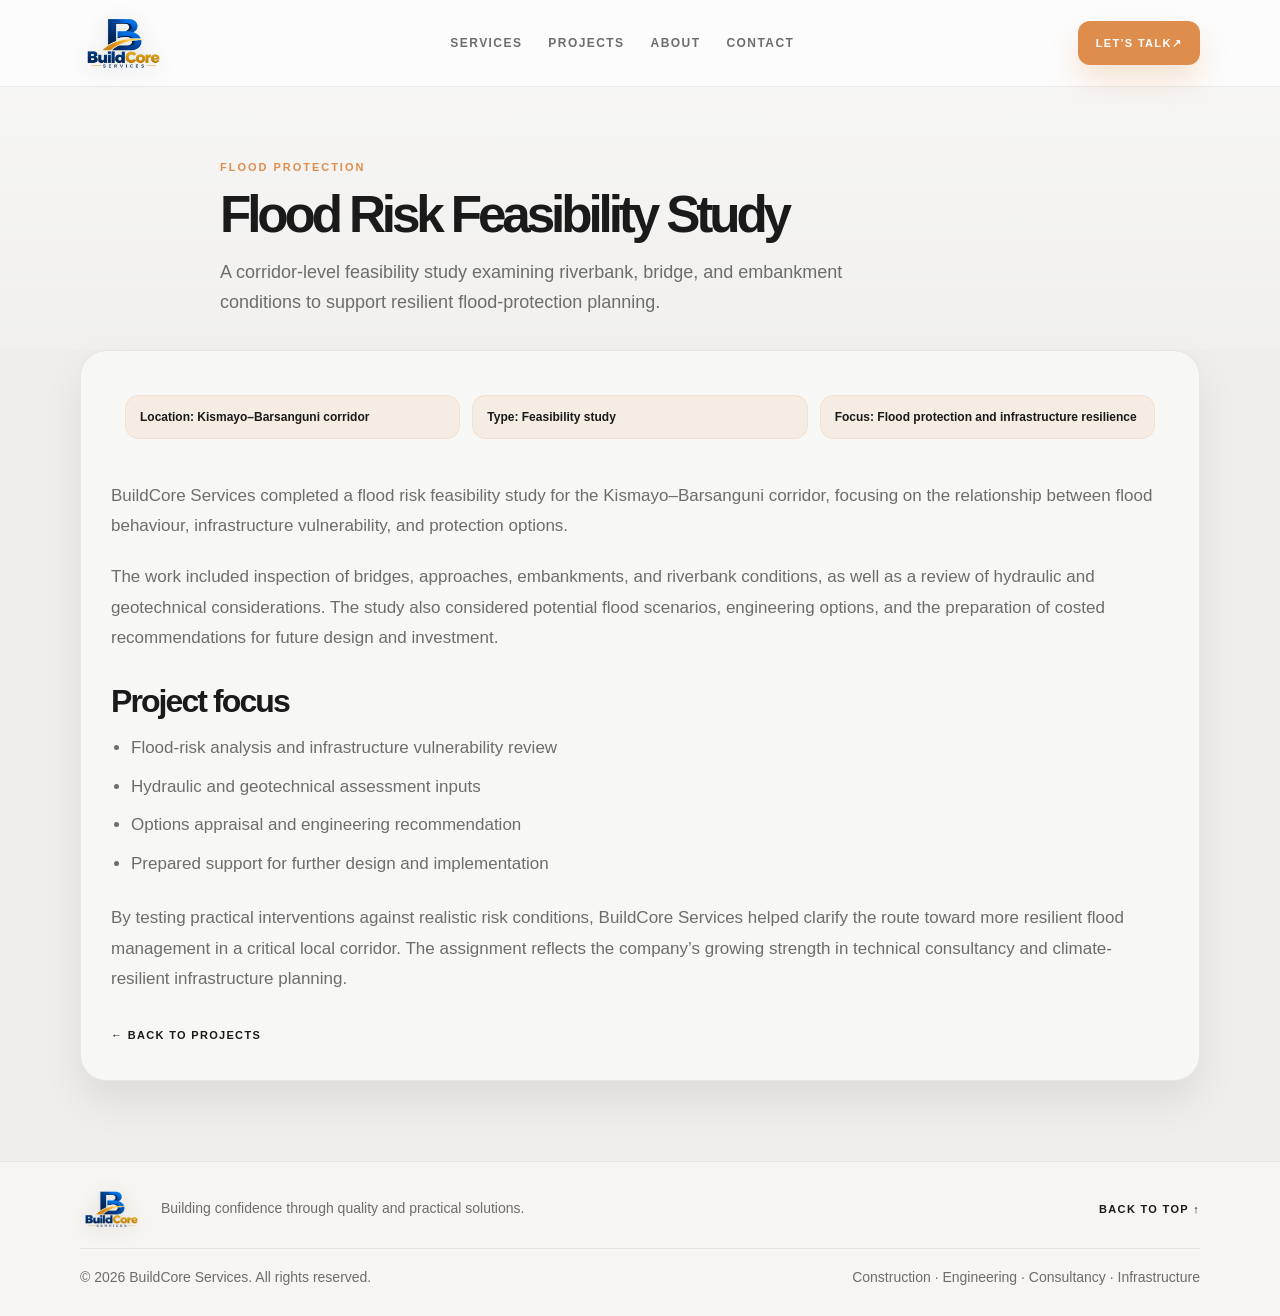
<file: projects/flood-risk-feasibility.html>
<!DOCTYPE html>
<html lang="en">
<head>
  <meta charset="UTF-8">
  <meta name="viewport" content="width=device-width, initial-scale=1.0">
  <title>Flood Risk Feasibility | BuildCore Services</title>
  <link rel="icon" type="image/x-icon" href="../assets/favicon.ico">
  <link rel="icon" type="image/png" sizes="32x32" href="../assets/favicon-32x32.png">
  <link rel="icon" type="image/png" sizes="16x16" href="../assets/favicon-16x16.png">
  <link rel="apple-touch-icon" sizes="180x180" href="../assets/apple-touch-icon.png">
  <link rel="manifest" href="../assets/site.webmanifest">
  <link rel="preconnect" href="https://fonts.googleapis.com">
  <link href="https://fonts.googleapis.com/css2?family=DM+Sans:wght@400;500;600;700&family=Manrope:wght@400;500;600;700;800&display=swap" rel="stylesheet">
  <link rel="stylesheet" href="../styles.css">
</head>
<body class="project-page">
  <header class="site-header">
    <div class="container nav-wrap">
      <a class="brand" href="../index.html" aria-label="BuildCore Services home">
        <img class="brand-logo" src="../assets/ChatGPT%20Image%20Oct%2020,%202026,%2007_03_15%20PM.png" alt="BuildCore Services logo">
      </a>
      <nav class="main-nav">
        <a href="../index.html#services">Services</a>
        <a href="../index.html#projects">Projects</a>
        <a href="../about.html">About</a>
        <a href="../index.html#contact">Contact</a>
      </nav>
      <a class="nav-cta" href="../index.html#contact">Let’s talk <span class="arrow">↗</span></a>
    </div>
  </header>

  <main>
    <section class="project-header">
      <div class="container project-title-wrap">
        <p class="project-kicker">Flood protection</p>
        <h1>Flood Risk Feasibility Study</h1>
        <p class="project-summary">A corridor-level feasibility study examining riverbank, bridge, and embankment conditions to support resilient flood-protection planning.</p>
      </div>
    </section>

    <section class="project-shell">
      <div class="container">
        <article class="project-content">
          <div class="project-meta">
            <span>Location: Kismayo–Barsanguni corridor</span>
            <span>Type: Feasibility study</span>
            <span>Focus: Flood protection and infrastructure resilience</span>
          </div>

          <p>BuildCore Services completed a flood risk feasibility study for the Kismayo–Barsanguni corridor, focusing on the relationship between flood behaviour, infrastructure vulnerability, and protection options.</p>

          <p>The work included inspection of bridges, approaches, embankments, and riverbank conditions, as well as a review of hydraulic and geotechnical considerations. The study also considered potential flood scenarios, engineering options, and the preparation of costed recommendations for future design and investment.</p>

          <h2>Project focus</h2>
          <ul>
            <li>Flood-risk analysis and infrastructure vulnerability review</li>
            <li>Hydraulic and geotechnical assessment inputs</li>
            <li>Options appraisal and engineering recommendation</li>
            <li>Prepared support for further design and implementation</li>
          </ul>

          <p>By testing practical interventions against realistic risk conditions, BuildCore Services helped clarify the route toward more resilient flood management in a critical local corridor. The assignment reflects the company’s growing strength in technical consultancy and climate-resilient infrastructure planning.</p>

          <a class="project-back" href="../index.html#projects">← Back to projects</a>
        </article>
      </div>
    </section>
  </main>

  <footer class="site-footer"><div class="container footer-top"><a class="brand brand-small" href="../index.html" aria-label="BuildCore Services home"><img class="brand-logo brand-logo-footer" src="../assets/ChatGPT%20Image%20Oct%2020,%202026,%2007_03_15%20PM.png" alt="BuildCore Services logo"></a><p>Building confidence through quality and practical solutions.</p><a href="../index.html" class="back-top">Back to top ↑</a></div><div class="container footer-bottom"><span>© <span id="year"></span> BuildCore Services. All rights reserved.</span><span>Construction · Engineering · Consultancy · Infrastructure</span></div></footer>
  <script src="../script.js"></script>
</body>
</html>
</file>
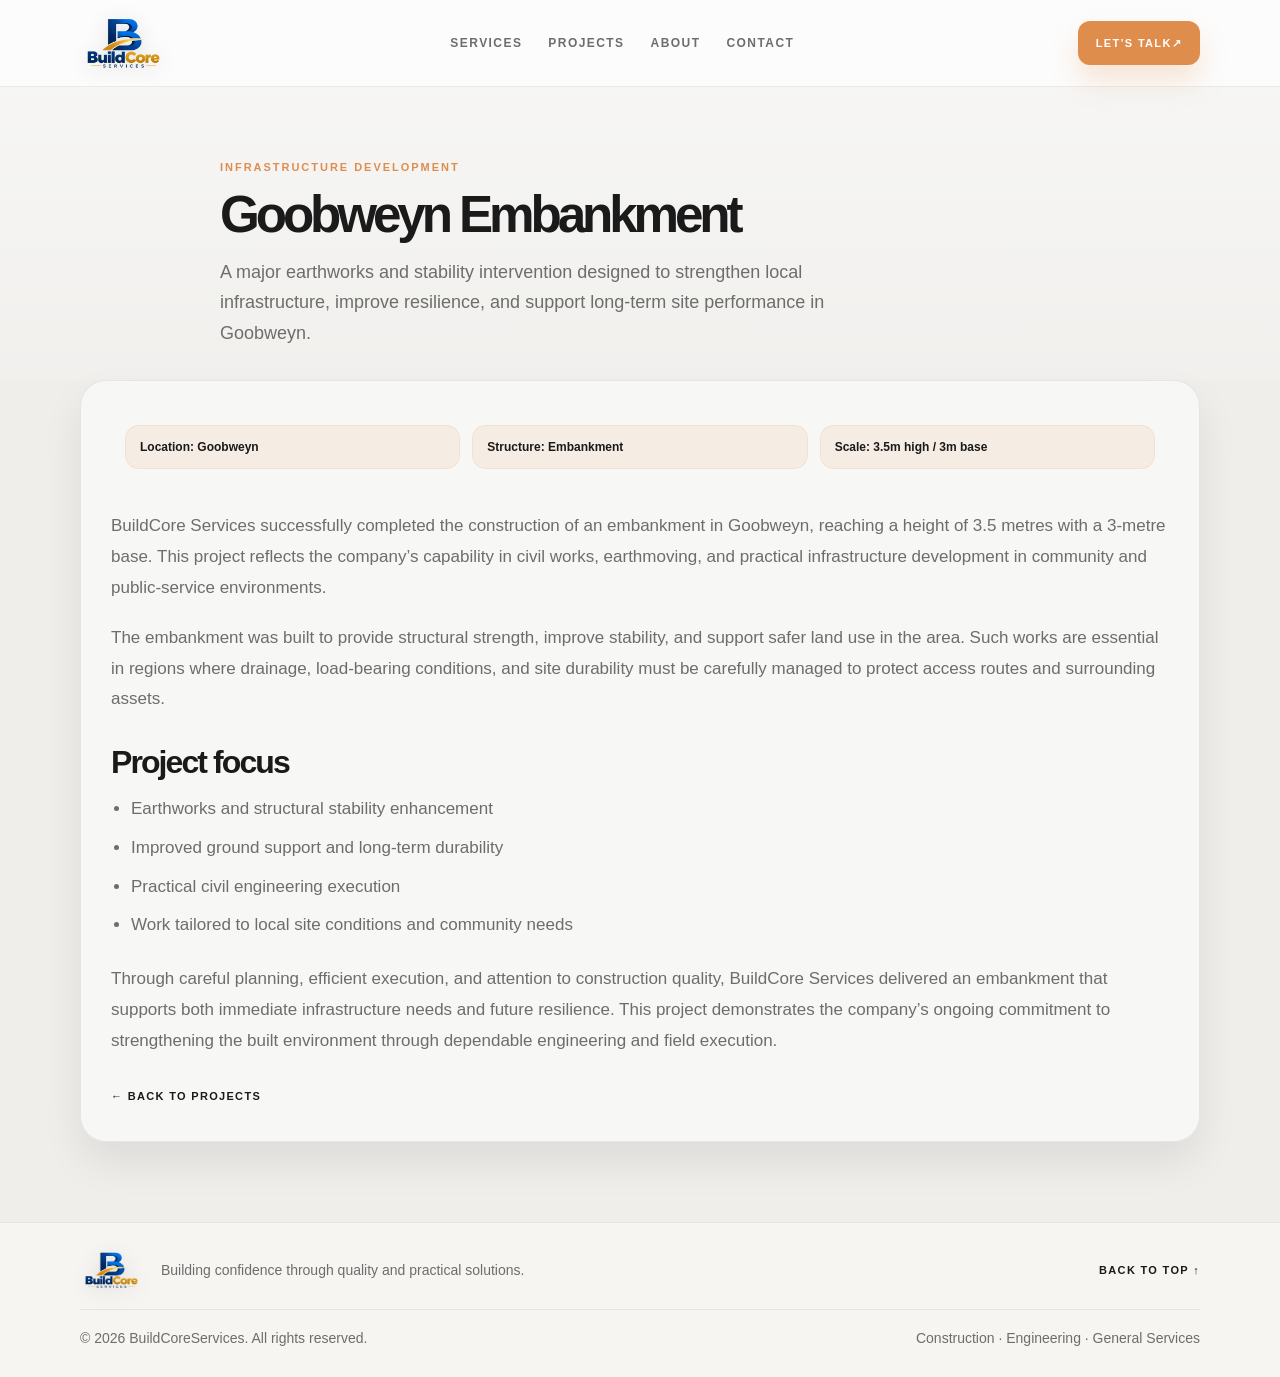
<file: projects/goobweyn-embankment.html>
<!DOCTYPE html>
<html lang="en">
<head>
  <meta charset="UTF-8">
  <meta name="viewport" content="width=device-width, initial-scale=1.0">
  <title>Goobweyn Embankment | BuildCore Services</title>
  <link rel="icon" type="image/x-icon" href="../assets/favicon.ico">
  <link rel="icon" type="image/png" sizes="32x32" href="../assets/favicon-32x32.png">
  <link rel="icon" type="image/png" sizes="16x16" href="../assets/favicon-16x16.png">
  <link rel="apple-touch-icon" sizes="180x180" href="../assets/apple-touch-icon.png">
  <link rel="manifest" href="../assets/site.webmanifest">
  <link rel="preconnect" href="https://fonts.googleapis.com">
  <link href="https://fonts.googleapis.com/css2?family=DM+Sans:wght@400;500;600;700&family=Manrope:wght@400;500;600;700;800&display=swap" rel="stylesheet">
  <link rel="stylesheet" href="../styles.css">
</head>
<body class="project-page">
  <header class="site-header">
    <div class="container nav-wrap">
      <a class="brand" href="../index.html" aria-label="BuildCore Services home">
        <img class="brand-logo" src="../assets/ChatGPT%20Image%20Oct%2020,%202026,%2007_03_15%20PM.png" alt="BuildCore Services logo">
      </a>
      <nav class="main-nav">
        <a href="../index.html#services">Services</a>
        <a href="../index.html#projects">Projects</a>
        <a href="../about.html">About</a>
        <a href="../index.html#contact">Contact</a>
      </nav>
      <a class="nav-cta" href="../index.html#contact">Let’s talk <span class="arrow">↗</span></a>
    </div>
  </header>

  <main>
    <section class="project-header">
      <div class="container project-title-wrap">
        <p class="project-kicker">Infrastructure development</p>
        <h1>Goobweyn Embankment</h1>
        <p class="project-summary">A major earthworks and stability intervention designed to strengthen local infrastructure, improve resilience, and support long-term site performance in Goobweyn.</p>
      </div>
    </section>

    <section class="project-shell">
      <div class="container">
        <article class="project-content">
          <div class="project-meta">
            <span>Location: Goobweyn</span>
            <span>Structure: Embankment</span>
            <span>Scale: 3.5m high / 3m base</span>
          </div>

          <p>BuildCore Services successfully completed the construction of an embankment in Goobweyn, reaching a height of 3.5 metres with a 3-metre base. This project reflects the company’s capability in civil works, earthmoving, and practical infrastructure development in community and public-service environments.</p>

          <p>The embankment was built to provide structural strength, improve stability, and support safer land use in the area. Such works are essential in regions where drainage, load-bearing conditions, and site durability must be carefully managed to protect access routes and surrounding assets.</p>

          <h2>Project focus</h2>
          <ul>
            <li>Earthworks and structural stability enhancement</li>
            <li>Improved ground support and long-term durability</li>
            <li>Practical civil engineering execution</li>
            <li>Work tailored to local site conditions and community needs</li>
          </ul>

          <p>Through careful planning, efficient execution, and attention to construction quality, BuildCore Services delivered an embankment that supports both immediate infrastructure needs and future resilience. This project demonstrates the company’s ongoing commitment to strengthening the built environment through dependable engineering and field execution.</p>

          <a class="project-back" href="../index.html#projects">← Back to projects</a>
        </article>
      </div>
    </section>
  </main>

  <footer class="site-footer"><div class="container footer-top"><a class="brand brand-small" href="../index.html" aria-label="BuildCoreServices home"><img class="brand-logo brand-logo-footer" src="../assets/ChatGPT%20Image%20Oct%2020,%202026,%2007_03_15%20PM.png" alt="BuildCoreServices logo"></a><p>Building confidence through quality and practical solutions.</p><a href="../index.html" class="back-top">Back to top ↑</a></div><div class="container footer-bottom"><span>© <span id="year"></span> BuildCoreServices. All rights reserved.</span><span>Construction · Engineering · General Services</span></div></footer>
  <script src="../script.js"></script>
</body>
</html>
</file>
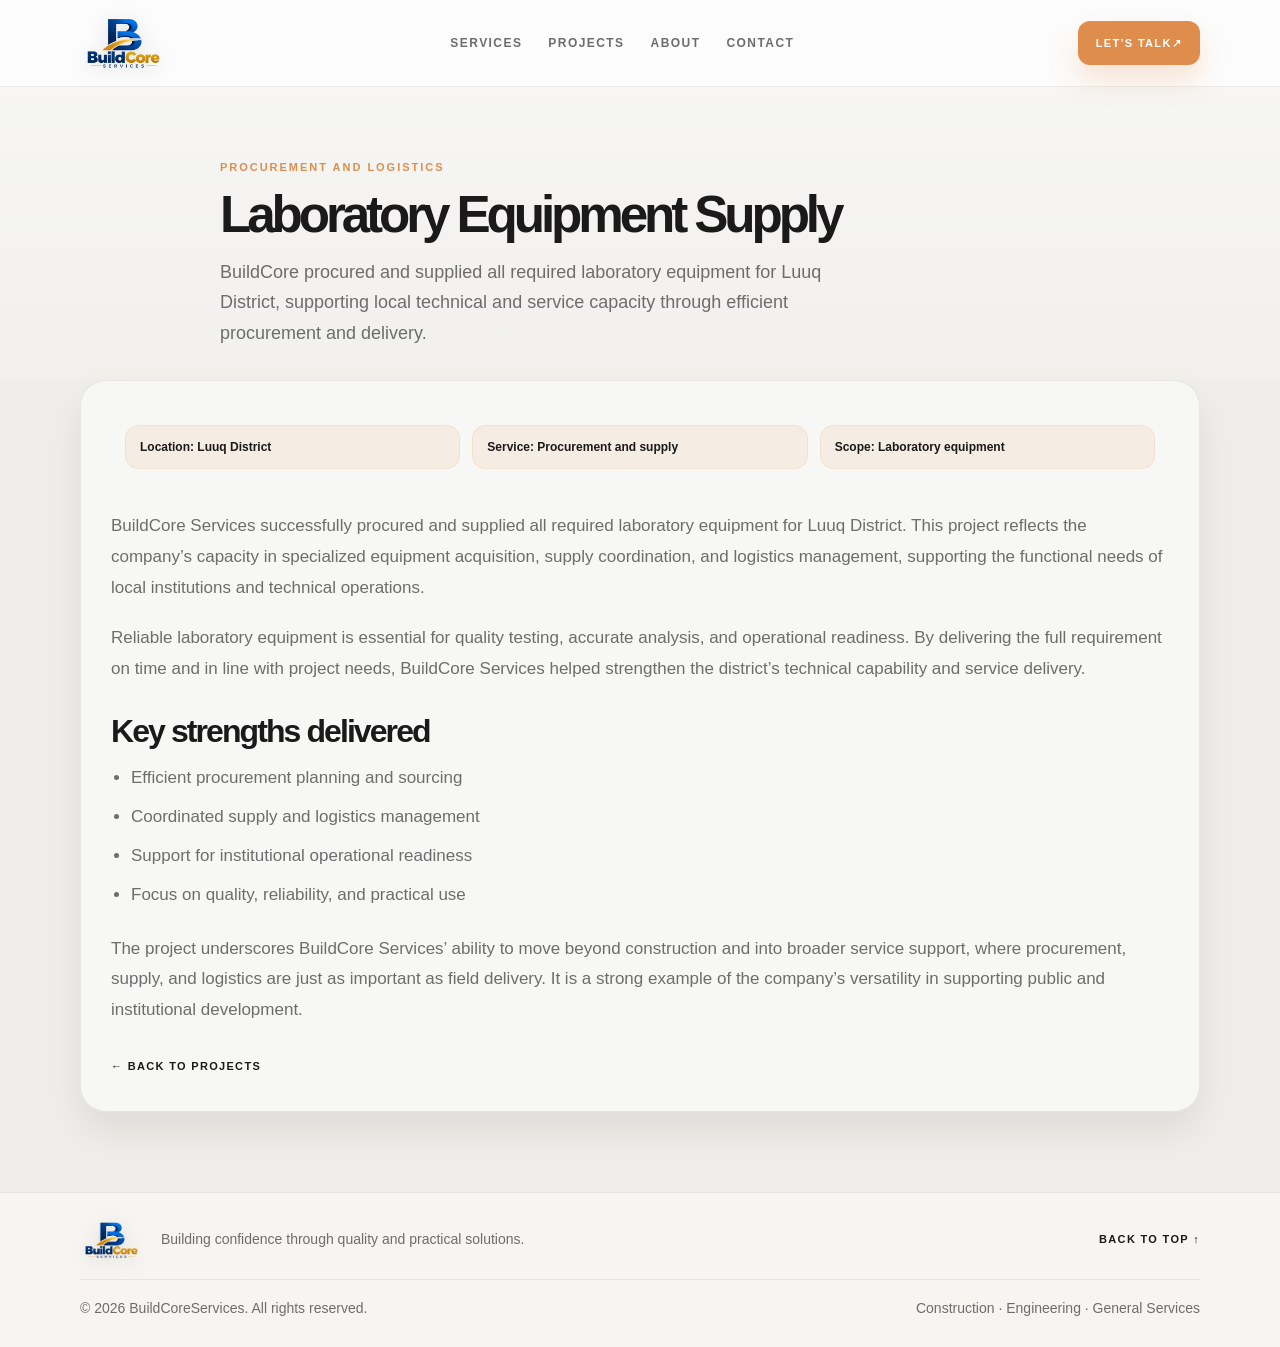
<file: projects/laboratory-equipment.html>
<!DOCTYPE html>
<html lang="en">
<head>
  <meta charset="UTF-8">
  <meta name="viewport" content="width=device-width, initial-scale=1.0">
  <title>Laboratory Equipment Supply | BuildCore Services</title>
  <link rel="icon" type="image/x-icon" href="../assets/favicon.ico">
  <link rel="icon" type="image/png" sizes="32x32" href="../assets/favicon-32x32.png">
  <link rel="icon" type="image/png" sizes="16x16" href="../assets/favicon-16x16.png">
  <link rel="apple-touch-icon" sizes="180x180" href="../assets/apple-touch-icon.png">
  <link rel="manifest" href="../assets/site.webmanifest">
  <link rel="preconnect" href="https://fonts.googleapis.com">
  <link href="https://fonts.googleapis.com/css2?family=DM+Sans:wght@400;500;600;700&family=Manrope:wght@400;500;600;700;800&display=swap" rel="stylesheet">
  <link rel="stylesheet" href="../styles.css">
</head>
<body class="project-page">
  <header class="site-header">
    <div class="container nav-wrap">
      <a class="brand" href="../index.html" aria-label="BuildCore Services home">
        <img class="brand-logo" src="../assets/ChatGPT%20Image%20Oct%2020,%202026,%2007_03_15%20PM.png" alt="BuildCore Services logo">
      </a>
      <nav class="main-nav">
        <a href="../index.html#services">Services</a>
        <a href="../index.html#projects">Projects</a>
        <a href="../about.html">About</a>
        <a href="../index.html#contact">Contact</a>
      </nav>
      <a class="nav-cta" href="../index.html#contact">Let’s talk <span class="arrow">↗</span></a>
    </div>
  </header>

  <main>
    <section class="project-header">
      <div class="container project-title-wrap">
        <p class="project-kicker">Procurement and logistics</p>
        <h1>Laboratory Equipment Supply</h1>
        <p class="project-summary">BuildCore procured and supplied all required laboratory equipment for Luuq District, supporting local technical and service capacity through efficient procurement and delivery.</p>
      </div>
    </section>

    <section class="project-shell">
      <div class="container">
        <article class="project-content">
          <div class="project-meta">
            <span>Location: Luuq District</span>
            <span>Service: Procurement and supply</span>
            <span>Scope: Laboratory equipment</span>
          </div>

          <p>BuildCore Services successfully procured and supplied all required laboratory equipment for Luuq District. This project reflects the company’s capacity in specialized equipment acquisition, supply coordination, and logistics management, supporting the functional needs of local institutions and technical operations.</p>

          <p>Reliable laboratory equipment is essential for quality testing, accurate analysis, and operational readiness. By delivering the full requirement on time and in line with project needs, BuildCore Services helped strengthen the district’s technical capability and service delivery.</p>

          <h2>Key strengths delivered</h2>
          <ul>
            <li>Efficient procurement planning and sourcing</li>
            <li>Coordinated supply and logistics management</li>
            <li>Support for institutional operational readiness</li>
            <li>Focus on quality, reliability, and practical use</li>
          </ul>

          <p>The project underscores BuildCore Services’ ability to move beyond construction and into broader service support, where procurement, supply, and logistics are just as important as field delivery. It is a strong example of the company’s versatility in supporting public and institutional development.</p>

          <a class="project-back" href="../index.html#projects">← Back to projects</a>
        </article>
      </div>
    </section>
  </main>

  <footer class="site-footer"><div class="container footer-top"><a class="brand brand-small" href="../index.html" aria-label="BuildCoreServices home"><img class="brand-logo brand-logo-footer" src="../assets/ChatGPT%20Image%20Oct%2020,%202026,%2007_03_15%20PM.png" alt="BuildCoreServices logo"></a><p>Building confidence through quality and practical solutions.</p><a href="../index.html" class="back-top">Back to top ↑</a></div><div class="container footer-bottom"><span>© <span id="year"></span> BuildCoreServices. All rights reserved.</span><span>Construction · Engineering · General Services</span></div></footer>
  <script src="../script.js"></script>
</body>
</html>
</file>
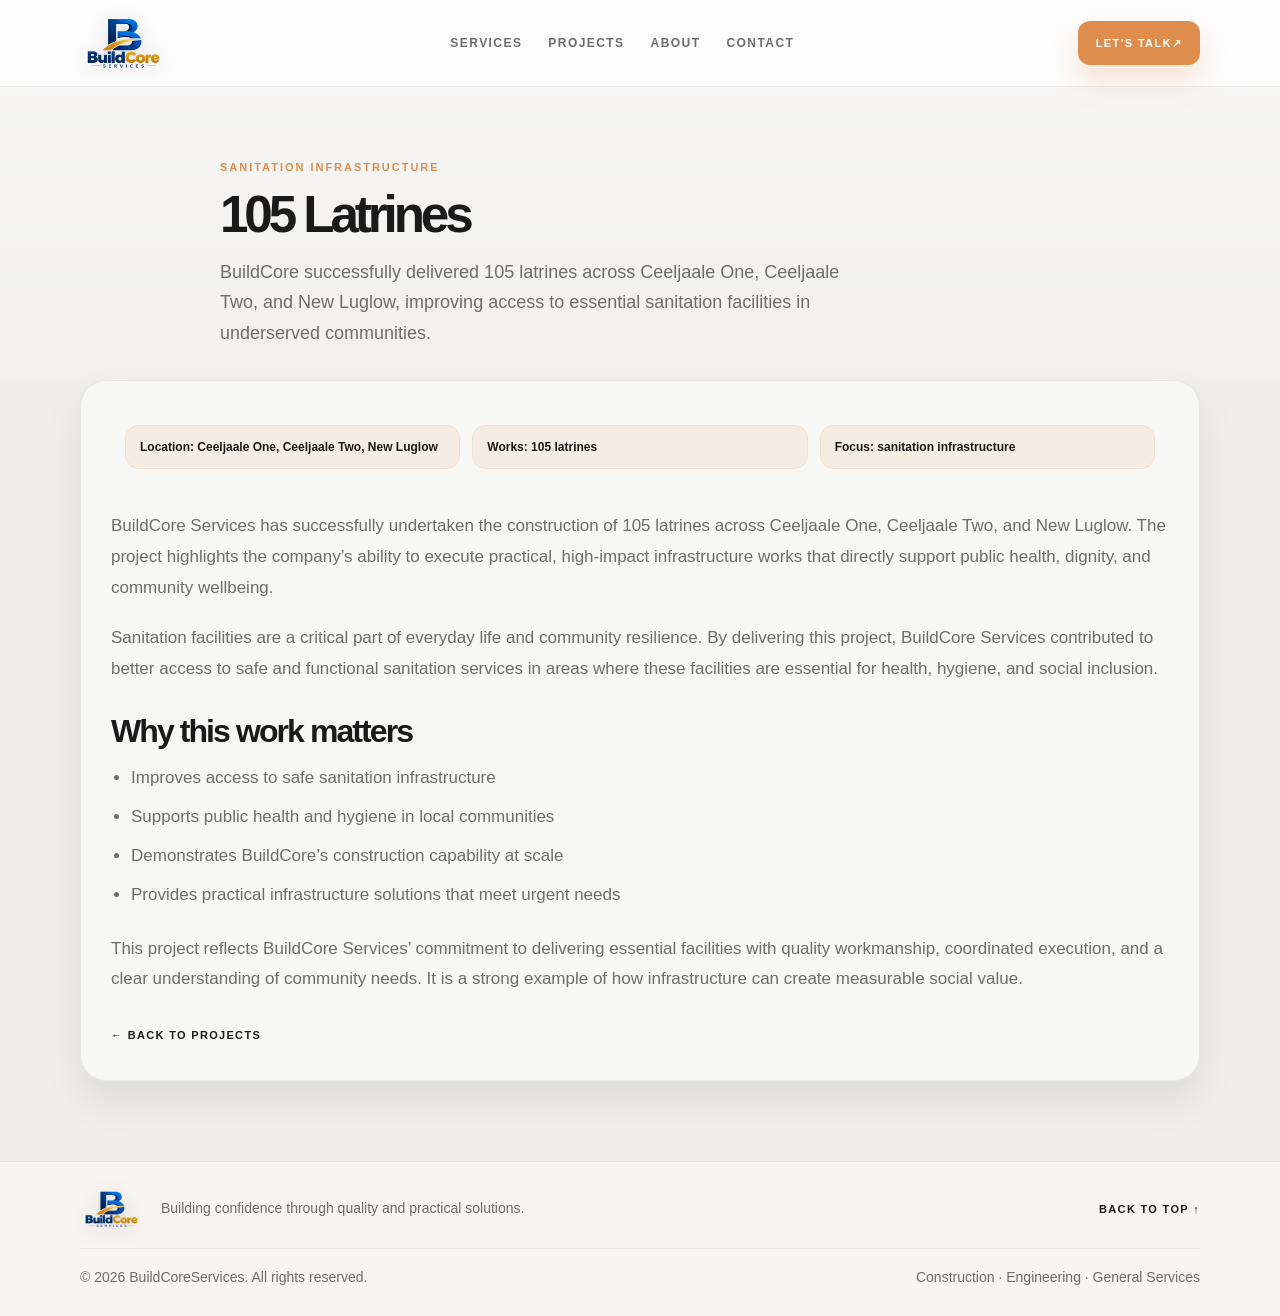
<file: projects/latrines-ceeljaale.html>
<!DOCTYPE html>
<html lang="en">
<head>
  <meta charset="UTF-8">
  <meta name="viewport" content="width=device-width, initial-scale=1.0">
  <title>105 Latrines | BuildCore Services</title>
  <link rel="icon" type="image/x-icon" href="../assets/favicon.ico">
  <link rel="icon" type="image/png" sizes="32x32" href="../assets/favicon-32x32.png">
  <link rel="icon" type="image/png" sizes="16x16" href="../assets/favicon-16x16.png">
  <link rel="apple-touch-icon" sizes="180x180" href="../assets/apple-touch-icon.png">
  <link rel="manifest" href="../assets/site.webmanifest">
  <link rel="preconnect" href="https://fonts.googleapis.com">
  <link href="https://fonts.googleapis.com/css2?family=DM+Sans:wght@400;500;600;700&family=Manrope:wght@400;500;600;700;800&display=swap" rel="stylesheet">
  <link rel="stylesheet" href="../styles.css">
</head>
<body class="project-page">
  <header class="site-header">
    <div class="container nav-wrap">
      <a class="brand" href="../index.html" aria-label="BuildCore Services home">
        <img class="brand-logo" src="../assets/ChatGPT%20Image%20Oct%2020,%202026,%2007_03_15%20PM.png" alt="BuildCore Services logo">
      </a>
      <nav class="main-nav">
        <a href="../index.html#services">Services</a>
        <a href="../index.html#projects">Projects</a>
        <a href="../about.html">About</a>
        <a href="../index.html#contact">Contact</a>
      </nav>
      <a class="nav-cta" href="../index.html#contact">Let’s talk <span class="arrow">↗</span></a>
    </div>
  </header>

  <main>
    <section class="project-header">
      <div class="container project-title-wrap">
        <p class="project-kicker">Sanitation infrastructure</p>
        <h1>105 Latrines</h1>
        <p class="project-summary">BuildCore successfully delivered 105 latrines across Ceeljaale One, Ceeljaale Two, and New Luglow, improving access to essential sanitation facilities in underserved communities.</p>
      </div>
    </section>

    <section class="project-shell">
      <div class="container">
        <article class="project-content">
          <div class="project-meta">
            <span>Location: Ceeljaale One, Ceeljaale Two, New Luglow</span>
            <span>Works: 105 latrines</span>
            <span>Focus: sanitation infrastructure</span>
          </div>

          <p>BuildCore Services has successfully undertaken the construction of 105 latrines across Ceeljaale One, Ceeljaale Two, and New Luglow. The project highlights the company’s ability to execute practical, high-impact infrastructure works that directly support public health, dignity, and community wellbeing.</p>

          <p>Sanitation facilities are a critical part of everyday life and community resilience. By delivering this project, BuildCore Services contributed to better access to safe and functional sanitation services in areas where these facilities are essential for health, hygiene, and social inclusion.</p>

          <h2>Why this work matters</h2>
          <ul>
            <li>Improves access to safe sanitation infrastructure</li>
            <li>Supports public health and hygiene in local communities</li>
            <li>Demonstrates BuildCore’s construction capability at scale</li>
            <li>Provides practical infrastructure solutions that meet urgent needs</li>
          </ul>

          <p>This project reflects BuildCore Services’ commitment to delivering essential facilities with quality workmanship, coordinated execution, and a clear understanding of community needs. It is a strong example of how infrastructure can create measurable social value.</p>

          <a class="project-back" href="../index.html#projects">← Back to projects</a>
        </article>
      </div>
    </section>
  </main>

  <footer class="site-footer"><div class="container footer-top"><a class="brand brand-small" href="../index.html" aria-label="BuildCoreServices home"><img class="brand-logo brand-logo-footer" src="../assets/ChatGPT%20Image%20Oct%2020,%202026,%2007_03_15%20PM.png" alt="BuildCoreServices logo"></a><p>Building confidence through quality and practical solutions.</p><a href="../index.html" class="back-top">Back to top ↑</a></div><div class="container footer-bottom"><span>© <span id="year"></span> BuildCoreServices. All rights reserved.</span><span>Construction · Engineering · General Services</span></div></footer>
  <script src="../script.js"></script>
</body>
</html>
</file>
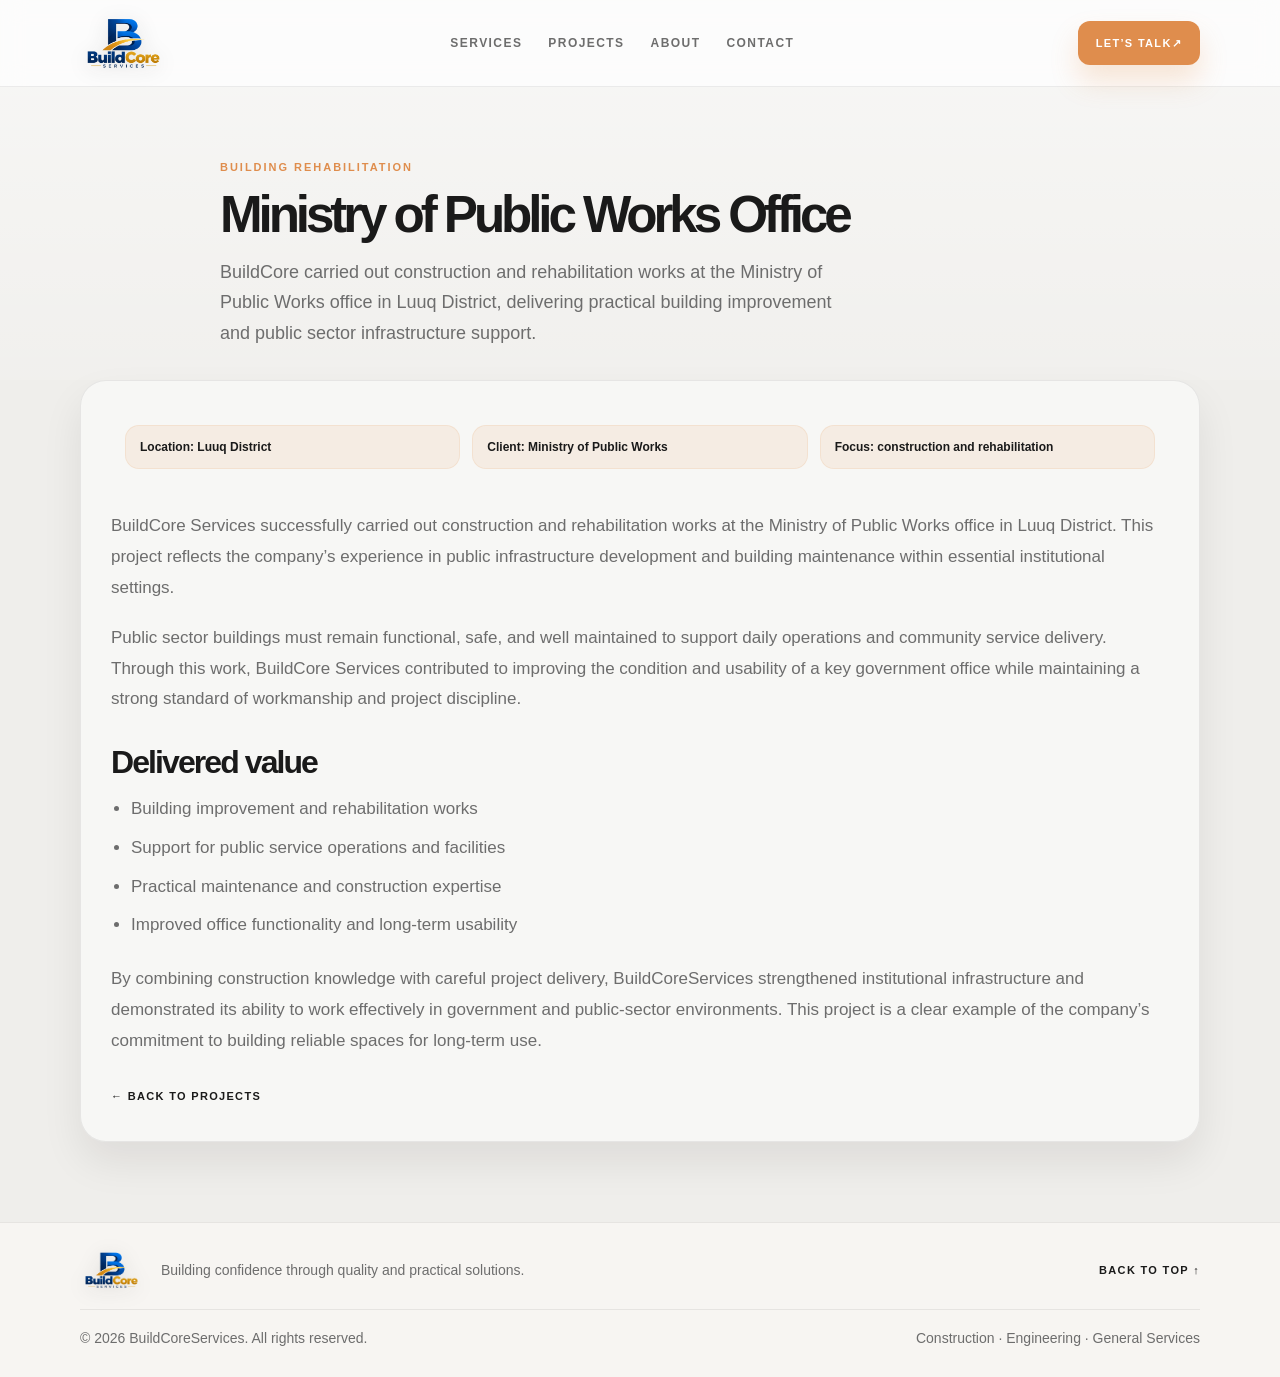
<file: projects/ministry-public-works.html>
<!DOCTYPE html>
<html lang="en">
<head>
  <meta charset="UTF-8">
  <meta name="viewport" content="width=device-width, initial-scale=1.0">
  <title>Ministry Office Rehabilitation | BuildCore Services</title>
  <link rel="icon" type="image/x-icon" href="../assets/favicon.ico">
  <link rel="icon" type="image/png" sizes="32x32" href="../assets/favicon-32x32.png">
  <link rel="icon" type="image/png" sizes="16x16" href="../assets/favicon-16x16.png">
  <link rel="apple-touch-icon" sizes="180x180" href="../assets/apple-touch-icon.png">
  <link rel="manifest" href="../assets/site.webmanifest">
  <link rel="preconnect" href="https://fonts.googleapis.com">
  <link href="https://fonts.googleapis.com/css2?family=DM+Sans:wght@400;500;600;700&family=Manrope:wght@400;500;600;700;800&display=swap" rel="stylesheet">
  <link rel="stylesheet" href="../styles.css">
</head>
<body class="project-page">
  <header class="site-header">
    <div class="container nav-wrap">
      <a class="brand" href="../index.html" aria-label="BuildCore Services home">
        <img class="brand-logo" src="../assets/ChatGPT%20Image%20Oct%2020,%202026,%2007_03_15%20PM.png" alt="BuildCore Services logo">
      </a>
      <nav class="main-nav">
        <a href="../index.html#services">Services</a>
        <a href="../index.html#projects">Projects</a>
        <a href="../about.html">About</a>
        <a href="../index.html#contact">Contact</a>
      </nav>
      <a class="nav-cta" href="../index.html#contact">Let’s talk <span class="arrow">↗</span></a>
    </div>
  </header>

  <main>
    <section class="project-header">
      <div class="container project-title-wrap">
        <p class="project-kicker">Building rehabilitation</p>
        <h1>Ministry of Public Works Office</h1>
        <p class="project-summary">BuildCore carried out construction and rehabilitation works at the Ministry of Public Works office in Luuq District, delivering practical building improvement and public sector infrastructure support.</p>
      </div>
    </section>

    <section class="project-shell">
      <div class="container">
        <article class="project-content">
          <div class="project-meta">
            <span>Location: Luuq District</span>
            <span>Client: Ministry of Public Works</span>
            <span>Focus: construction and rehabilitation</span>
          </div>

          <p>BuildCore Services successfully carried out construction and rehabilitation works at the Ministry of Public Works office in Luuq District. This project reflects the company’s experience in public infrastructure development and building maintenance within essential institutional settings.</p>

          <p>Public sector buildings must remain functional, safe, and well maintained to support daily operations and community service delivery. Through this work, BuildCore Services contributed to improving the condition and usability of a key government office while maintaining a strong standard of workmanship and project discipline.</p>

          <h2>Delivered value</h2>
          <ul>
            <li>Building improvement and rehabilitation works</li>
            <li>Support for public service operations and facilities</li>
            <li>Practical maintenance and construction expertise</li>
            <li>Improved office functionality and long-term usability</li>
          </ul>

          <p>By combining construction knowledge with careful project delivery, BuildCoreServices strengthened institutional infrastructure and demonstrated its ability to work effectively in government and public-sector environments. This project is a clear example of the company’s commitment to building reliable spaces for long-term use.</p>

          <a class="project-back" href="../index.html#projects">← Back to projects</a>
        </article>
      </div>
    </section>
  </main>

  <footer class="site-footer"><div class="container footer-top"><a class="brand brand-small" href="../index.html" aria-label="BuildCoreServices home"><img class="brand-logo brand-logo-footer" src="../assets/ChatGPT%20Image%20Oct%2020,%202026,%2007_03_15%20PM.png" alt="BuildCoreServices logo"></a><p>Building confidence through quality and practical solutions.</p><a href="../index.html" class="back-top">Back to top ↑</a></div><div class="container footer-bottom"><span>© <span id="year"></span> BuildCoreServices. All rights reserved.</span><span>Construction · Engineering · General Services</span></div></footer>
  <script src="../script.js"></script>
</body>
</html>
</file>
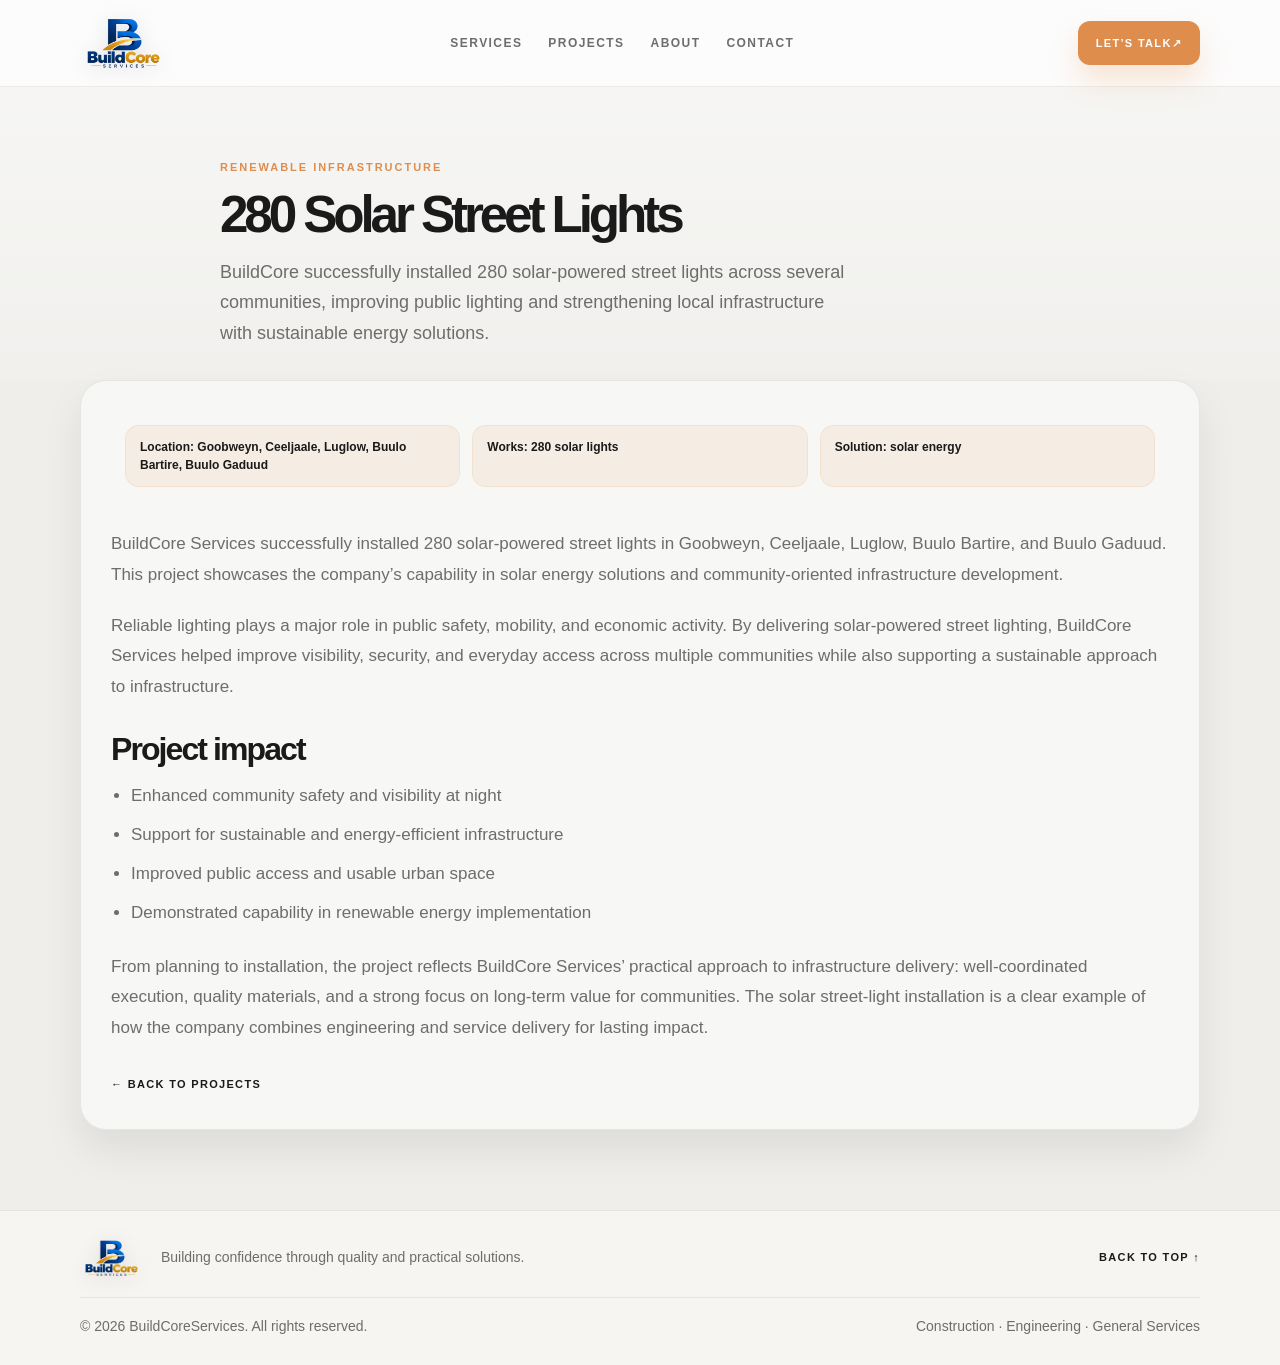
<file: projects/solar-street-lights.html>
<!DOCTYPE html>
<html lang="en">
<head>
  <meta charset="UTF-8">
  <meta name="viewport" content="width=device-width, initial-scale=1.0">
  <title>280 Solar Street Lights | BuildCore Services</title>
  <link rel="icon" type="image/x-icon" href="../assets/favicon.ico">
  <link rel="icon" type="image/png" sizes="32x32" href="../assets/favicon-32x32.png">
  <link rel="icon" type="image/png" sizes="16x16" href="../assets/favicon-16x16.png">
  <link rel="apple-touch-icon" sizes="180x180" href="../assets/apple-touch-icon.png">
  <link rel="manifest" href="../assets/site.webmanifest">
  <link rel="preconnect" href="https://fonts.googleapis.com">
  <link href="https://fonts.googleapis.com/css2?family=DM+Sans:wght@400;500;600;700&family=Manrope:wght@400;500;600;700;800&display=swap" rel="stylesheet">
  <link rel="stylesheet" href="../styles.css">
</head>
<body class="project-page">
  <header class="site-header">
    <div class="container nav-wrap">
      <a class="brand" href="../index.html" aria-label="BuildCore Services home">
        <img class="brand-logo" src="../assets/ChatGPT%20Image%20Oct%2020,%202026,%2007_03_15%20PM.png" alt="BuildCore Services logo">
      </a>
      <nav class="main-nav">
        <a href="../index.html#services">Services</a>
        <a href="../index.html#projects">Projects</a>
        <a href="../about.html">About</a>
        <a href="../index.html#contact">Contact</a>
      </nav>
      <a class="nav-cta" href="../index.html#contact">Let’s talk <span class="arrow">↗</span></a>
    </div>
  </header>

  <main>
    <section class="project-header">
      <div class="container project-title-wrap">
        <p class="project-kicker">Renewable infrastructure</p>
        <h1>280 Solar Street Lights</h1>
        <p class="project-summary">BuildCore successfully installed 280 solar-powered street lights across several communities, improving public lighting and strengthening local infrastructure with sustainable energy solutions.</p>
      </div>
    </section>

    <section class="project-shell">
      <div class="container">
        <article class="project-content">
          <div class="project-meta">
            <span>Location: Goobweyn, Ceeljaale, Luglow, Buulo Bartire, Buulo Gaduud</span>
            <span>Works: 280 solar lights</span>
            <span>Solution: solar energy</span>
          </div>

          <p>BuildCore Services successfully installed 280 solar-powered street lights in Goobweyn, Ceeljaale, Luglow, Buulo Bartire, and Buulo Gaduud. This project showcases the company’s capability in solar energy solutions and community-oriented infrastructure development.</p>

          <p>Reliable lighting plays a major role in public safety, mobility, and economic activity. By delivering solar-powered street lighting, BuildCore Services helped improve visibility, security, and everyday access across multiple communities while also supporting a sustainable approach to infrastructure.</p>

          <h2>Project impact</h2>
          <ul>
            <li>Enhanced community safety and visibility at night</li>
            <li>Support for sustainable and energy-efficient infrastructure</li>
            <li>Improved public access and usable urban space</li>
            <li>Demonstrated capability in renewable energy implementation</li>
          </ul>

          <p>From planning to installation, the project reflects BuildCore Services’ practical approach to infrastructure delivery: well-coordinated execution, quality materials, and a strong focus on long-term value for communities. The solar street-light installation is a clear example of how the company combines engineering and service delivery for lasting impact.</p>

          <a class="project-back" href="../index.html#projects">← Back to projects</a>
        </article>
      </div>
    </section>
  </main>

  <footer class="site-footer"><div class="container footer-top"><a class="brand brand-small" href="../index.html" aria-label="BuildCoreServices home"><img class="brand-logo brand-logo-footer" src="../assets/ChatGPT%20Image%20Oct%2020,%202026,%2007_03_15%20PM.png" alt="BuildCoreServices logo"></a><p>Building confidence through quality and practical solutions.</p><a href="../index.html" class="back-top">Back to top ↑</a></div><div class="container footer-bottom"><span>© <span id="year"></span> BuildCoreServices. All rights reserved.</span><span>Construction · Engineering · General Services</span></div></footer>
  <script src="../script.js"></script>
</body>
</html>
</file>
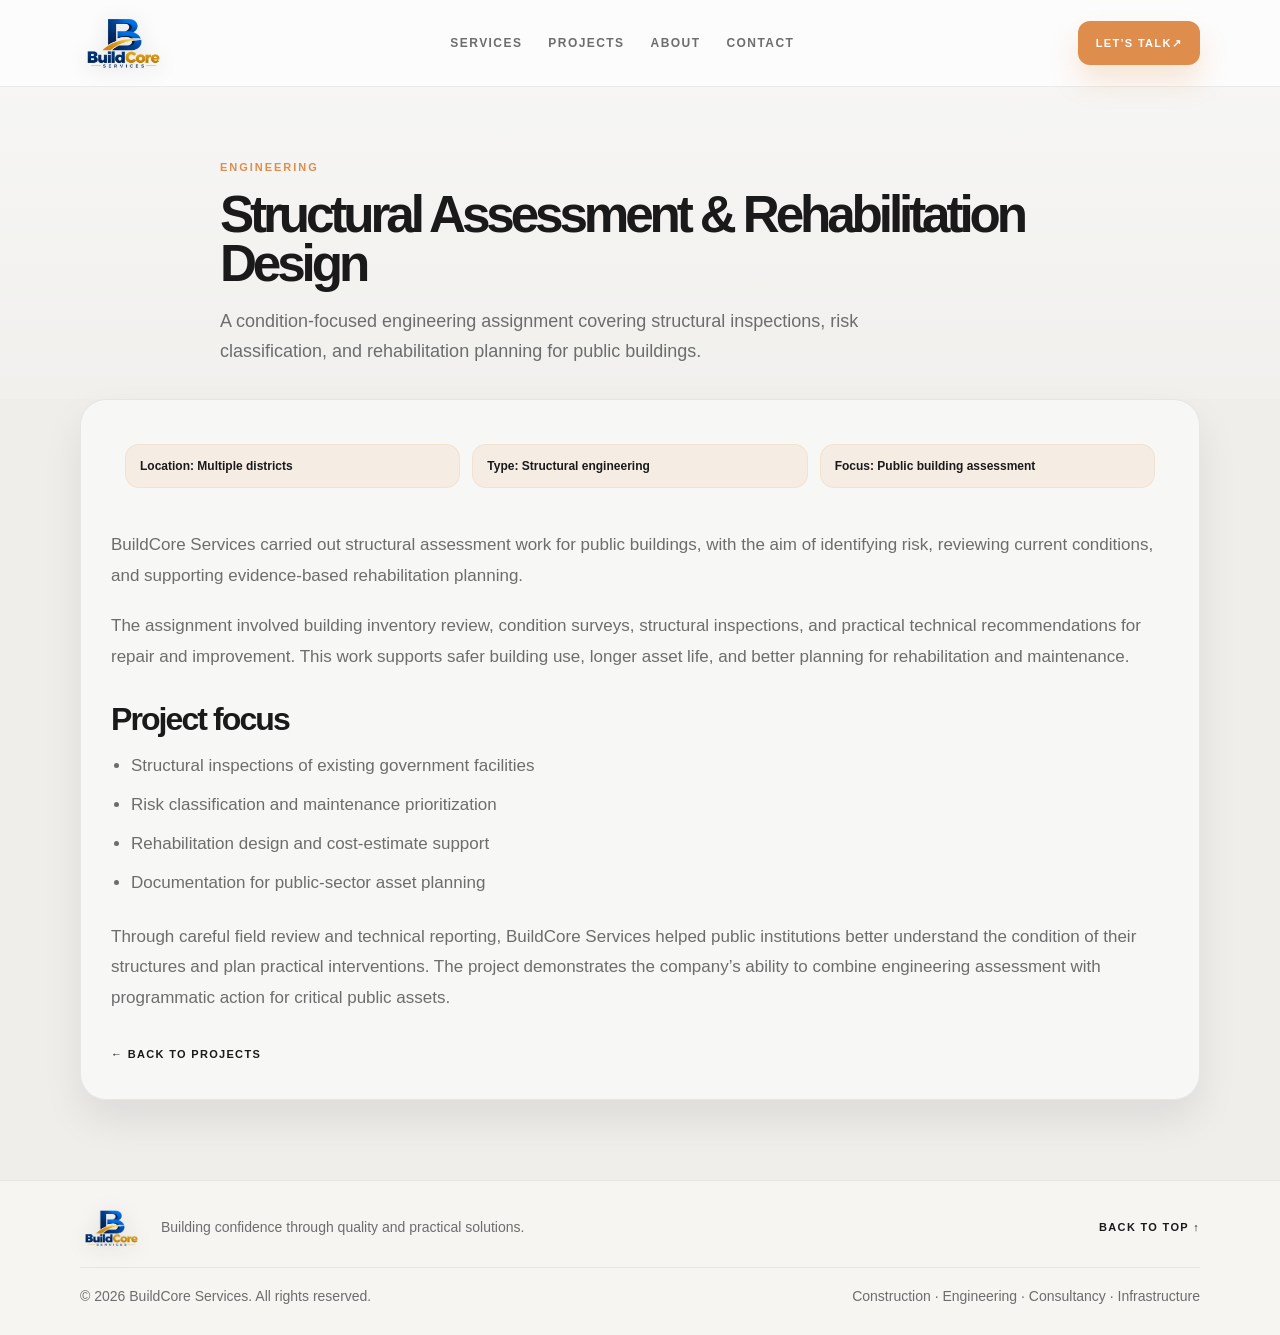
<file: projects/structural-assessment.html>
<!DOCTYPE html>
<html lang="en">
<head>
  <meta charset="UTF-8">
  <meta name="viewport" content="width=device-width, initial-scale=1.0">
  <title>Structural Assessment | BuildCore Services</title>
  <link rel="icon" type="image/x-icon" href="../assets/favicon.ico">
  <link rel="icon" type="image/png" sizes="32x32" href="../assets/favicon-32x32.png">
  <link rel="icon" type="image/png" sizes="16x16" href="../assets/favicon-16x16.png">
  <link rel="apple-touch-icon" sizes="180x180" href="../assets/apple-touch-icon.png">
  <link rel="manifest" href="../assets/site.webmanifest">
  <link rel="preconnect" href="https://fonts.googleapis.com">
  <link href="https://fonts.googleapis.com/css2?family=DM+Sans:wght@400;500;600;700&family=Manrope:wght@400;500;600;700;800&display=swap" rel="stylesheet">
  <link rel="stylesheet" href="../styles.css">
</head>
<body class="project-page">
  <header class="site-header">
    <div class="container nav-wrap">
      <a class="brand" href="../index.html" aria-label="BuildCore Services home">
        <img class="brand-logo" src="../assets/ChatGPT%20Image%20Oct%2020,%202026,%2007_03_15%20PM.png" alt="BuildCore Services logo">
      </a>
      <nav class="main-nav">
        <a href="../index.html#services">Services</a>
        <a href="../index.html#projects">Projects</a>
        <a href="../about.html">About</a>
        <a href="../index.html#contact">Contact</a>
      </nav>
      <a class="nav-cta" href="../index.html#contact">Let’s talk <span class="arrow">↗</span></a>
    </div>
  </header>

  <main>
    <section class="project-header">
      <div class="container project-title-wrap">
        <p class="project-kicker">Engineering</p>
        <h1>Structural Assessment &amp; Rehabilitation Design</h1>
        <p class="project-summary">A condition-focused engineering assignment covering structural inspections, risk classification, and rehabilitation planning for public buildings.</p>
      </div>
    </section>

    <section class="project-shell">
      <div class="container">
        <article class="project-content">
          <div class="project-meta">
            <span>Location: Multiple districts</span>
            <span>Type: Structural engineering</span>
            <span>Focus: Public building assessment</span>
          </div>

          <p>BuildCore Services carried out structural assessment work for public buildings, with the aim of identifying risk, reviewing current conditions, and supporting evidence-based rehabilitation planning.</p>

          <p>The assignment involved building inventory review, condition surveys, structural inspections, and practical technical recommendations for repair and improvement. This work supports safer building use, longer asset life, and better planning for rehabilitation and maintenance.</p>

          <h2>Project focus</h2>
          <ul>
            <li>Structural inspections of existing government facilities</li>
            <li>Risk classification and maintenance prioritization</li>
            <li>Rehabilitation design and cost-estimate support</li>
            <li>Documentation for public-sector asset planning</li>
          </ul>

          <p>Through careful field review and technical reporting, BuildCore Services helped public institutions better understand the condition of their structures and plan practical interventions. The project demonstrates the company’s ability to combine engineering assessment with programmatic action for critical public assets.</p>

          <a class="project-back" href="../index.html#projects">← Back to projects</a>
        </article>
      </div>
    </section>
  </main>

  <footer class="site-footer"><div class="container footer-top"><a class="brand brand-small" href="../index.html" aria-label="BuildCore Services home"><img class="brand-logo brand-logo-footer" src="../assets/ChatGPT%20Image%20Oct%2020,%202026,%2007_03_15%20PM.png" alt="BuildCore Services logo"></a><p>Building confidence through quality and practical solutions.</p><a href="../index.html" class="back-top">Back to top ↑</a></div><div class="container footer-bottom"><span>© <span id="year"></span> BuildCore Services. All rights reserved.</span><span>Construction · Engineering · Consultancy · Infrastructure</span></div></footer>
  <script src="../script.js"></script>
</body>
</html>
</file>
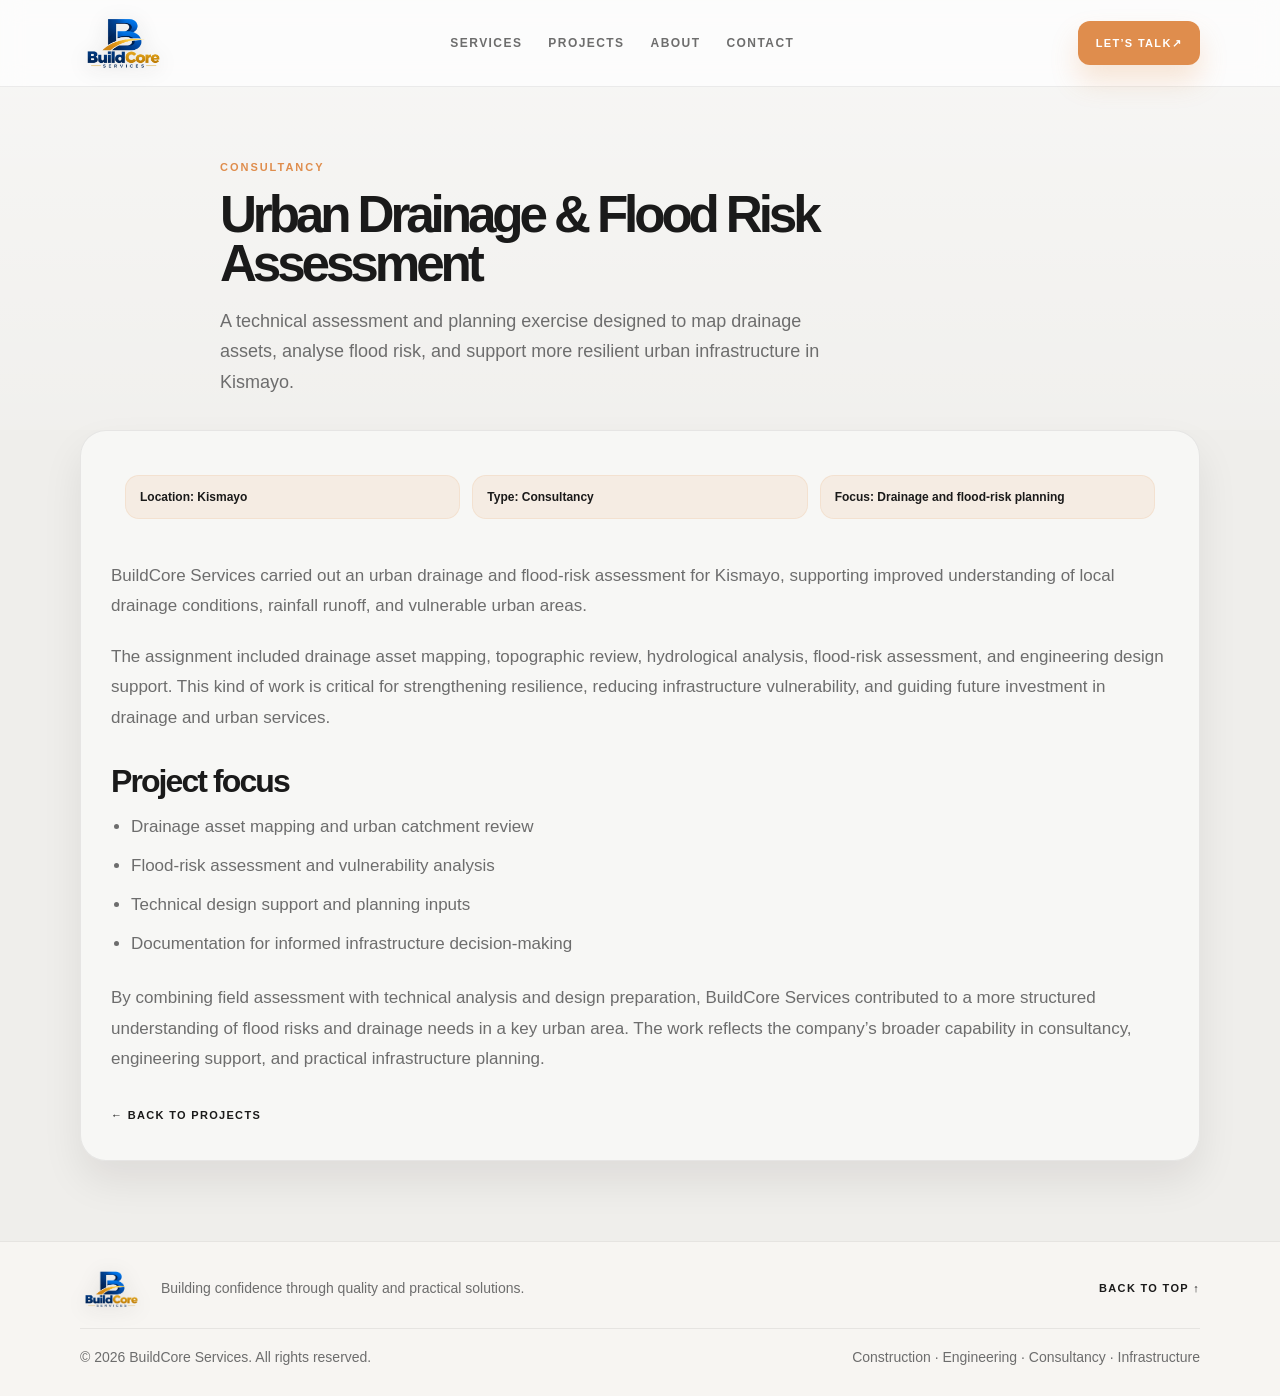
<file: projects/urban-drainage-kismayo.html>
<!DOCTYPE html>
<html lang="en">
<head>
  <meta charset="UTF-8">
  <meta name="viewport" content="width=device-width, initial-scale=1.0">
  <title>Urban Drainage & Flood Risk | BuildCore Services</title>
  <link rel="icon" type="image/x-icon" href="../assets/favicon.ico">
  <link rel="icon" type="image/png" sizes="32x32" href="../assets/favicon-32x32.png">
  <link rel="icon" type="image/png" sizes="16x16" href="../assets/favicon-16x16.png">
  <link rel="apple-touch-icon" sizes="180x180" href="../assets/apple-touch-icon.png">
  <link rel="manifest" href="../assets/site.webmanifest">
  <link rel="preconnect" href="https://fonts.googleapis.com">
  <link href="https://fonts.googleapis.com/css2?family=DM+Sans:wght@400;500;600;700&family=Manrope:wght@400;500;600;700;800&display=swap" rel="stylesheet">
  <link rel="stylesheet" href="../styles.css">
</head>
<body class="project-page">
  <header class="site-header">
    <div class="container nav-wrap">
      <a class="brand" href="../index.html" aria-label="BuildCore Services home">
        <img class="brand-logo" src="../assets/ChatGPT%20Image%20Oct%2020,%202026,%2007_03_15%20PM.png" alt="BuildCore Services logo">
      </a>
      <nav class="main-nav">
        <a href="../index.html#services">Services</a>
        <a href="../index.html#projects">Projects</a>
        <a href="../about.html">About</a>
        <a href="../index.html#contact">Contact</a>
      </nav>
      <a class="nav-cta" href="../index.html#contact">Let’s talk <span class="arrow">↗</span></a>
    </div>
  </header>

  <main>
    <section class="project-header">
      <div class="container project-title-wrap">
        <p class="project-kicker">Consultancy</p>
        <h1>Urban Drainage &amp; Flood Risk Assessment</h1>
        <p class="project-summary">A technical assessment and planning exercise designed to map drainage assets, analyse flood risk, and support more resilient urban infrastructure in Kismayo.</p>
      </div>
    </section>

    <section class="project-shell">
      <div class="container">
        <article class="project-content">
          <div class="project-meta">
            <span>Location: Kismayo</span>
            <span>Type: Consultancy</span>
            <span>Focus: Drainage and flood-risk planning</span>
          </div>

          <p>BuildCore Services carried out an urban drainage and flood-risk assessment for Kismayo, supporting improved understanding of local drainage conditions, rainfall runoff, and vulnerable urban areas.</p>

          <p>The assignment included drainage asset mapping, topographic review, hydrological analysis, flood-risk assessment, and engineering design support. This kind of work is critical for strengthening resilience, reducing infrastructure vulnerability, and guiding future investment in drainage and urban services.</p>

          <h2>Project focus</h2>
          <ul>
            <li>Drainage asset mapping and urban catchment review</li>
            <li>Flood-risk assessment and vulnerability analysis</li>
            <li>Technical design support and planning inputs</li>
            <li>Documentation for informed infrastructure decision-making</li>
          </ul>

          <p>By combining field assessment with technical analysis and design preparation, BuildCore Services contributed to a more structured understanding of flood risks and drainage needs in a key urban area. The work reflects the company’s broader capability in consultancy, engineering support, and practical infrastructure planning.</p>

          <a class="project-back" href="../index.html#projects">← Back to projects</a>
        </article>
      </div>
    </section>
  </main>

  <footer class="site-footer"><div class="container footer-top"><a class="brand brand-small" href="../index.html" aria-label="BuildCore Services home"><img class="brand-logo brand-logo-footer" src="../assets/ChatGPT%20Image%20Oct%2020,%202026,%2007_03_15%20PM.png" alt="BuildCore Services logo"></a><p>Building confidence through quality and practical solutions.</p><a href="../index.html" class="back-top">Back to top ↑</a></div><div class="container footer-bottom"><span>© <span id="year"></span> BuildCore Services. All rights reserved.</span><span>Construction · Engineering · Consultancy · Infrastructure</span></div></footer>
  <script src="../script.js"></script>
</body>
</html>
</file>
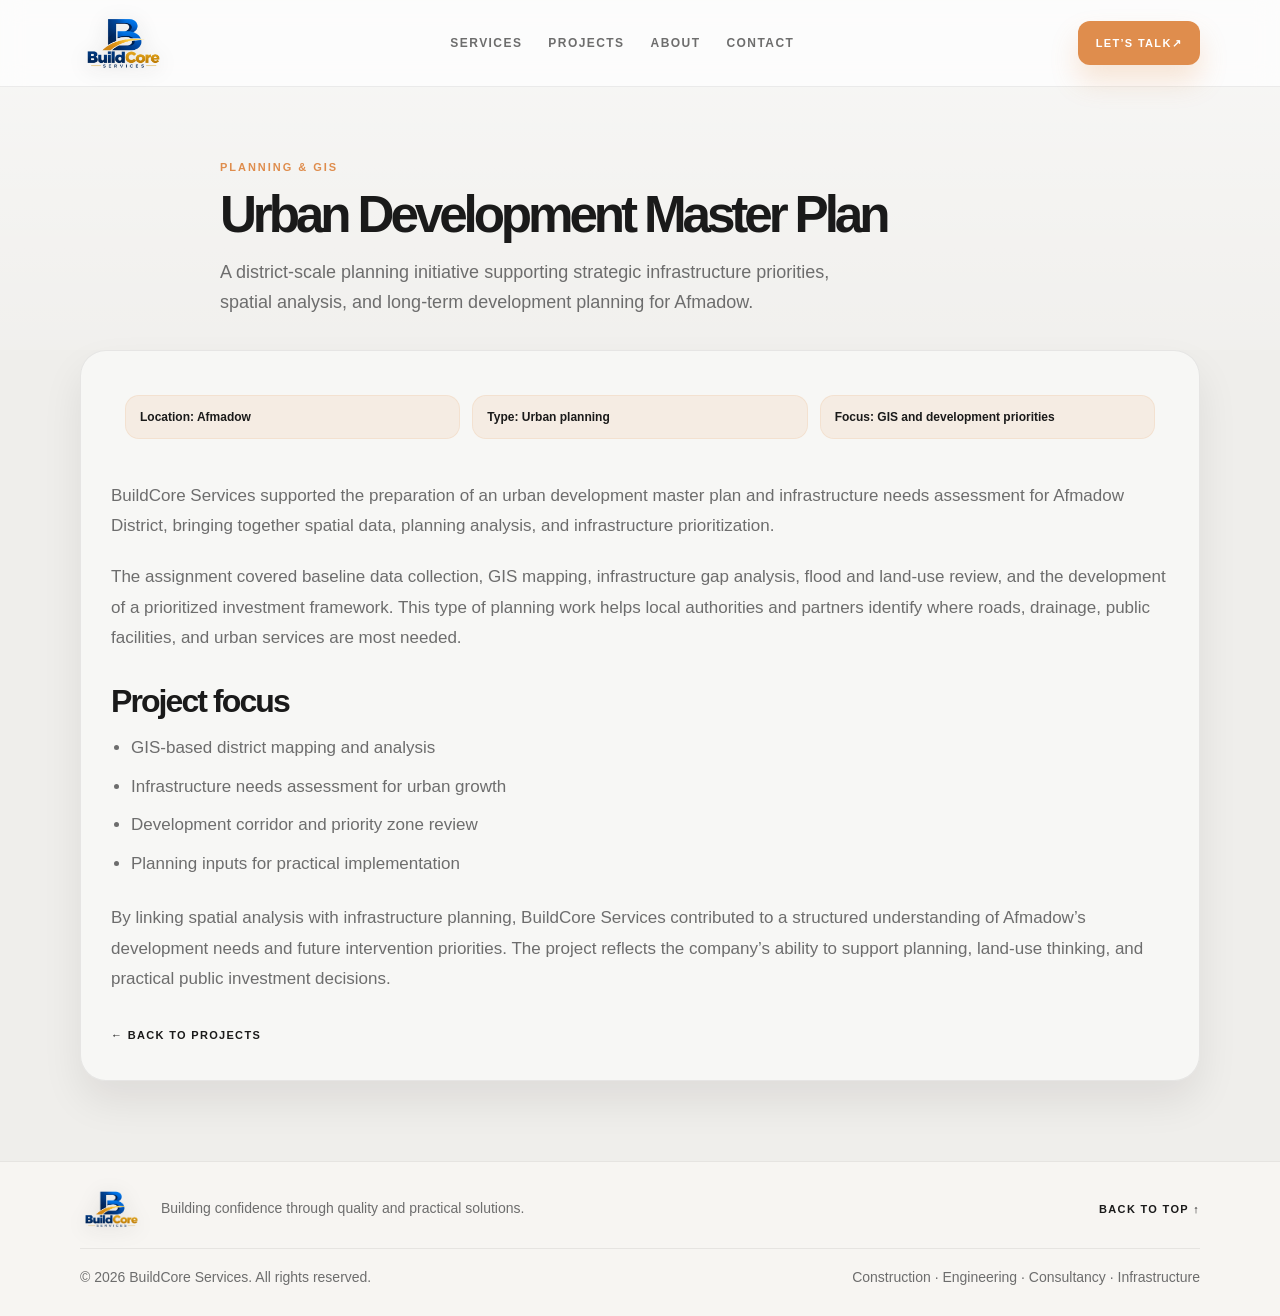
<file: projects/urban-master-plan-afmadow.html>
<!DOCTYPE html>
<html lang="en">
<head>
  <meta charset="UTF-8">
  <meta name="viewport" content="width=device-width, initial-scale=1.0">
  <title>Urban Master Plan | BuildCore Services</title>
  <link rel="icon" type="image/x-icon" href="../assets/favicon.ico">
  <link rel="icon" type="image/png" sizes="32x32" href="../assets/favicon-32x32.png">
  <link rel="icon" type="image/png" sizes="16x16" href="../assets/favicon-16x16.png">
  <link rel="apple-touch-icon" sizes="180x180" href="../assets/apple-touch-icon.png">
  <link rel="manifest" href="../assets/site.webmanifest">
  <link rel="preconnect" href="https://fonts.googleapis.com">
  <link href="https://fonts.googleapis.com/css2?family=DM+Sans:wght@400;500;600;700&family=Manrope:wght@400;500;600;700;800&display=swap" rel="stylesheet">
  <link rel="stylesheet" href="../styles.css">
</head>
<body class="project-page">
  <header class="site-header">
    <div class="container nav-wrap">
      <a class="brand" href="../index.html" aria-label="BuildCore Services home">
        <img class="brand-logo" src="../assets/ChatGPT%20Image%20Oct%2020,%202026,%2007_03_15%20PM.png" alt="BuildCore Services logo">
      </a>
      <nav class="main-nav">
        <a href="../index.html#services">Services</a>
        <a href="../index.html#projects">Projects</a>
        <a href="../about.html">About</a>
        <a href="../index.html#contact">Contact</a>
      </nav>
      <a class="nav-cta" href="../index.html#contact">Let’s talk <span class="arrow">↗</span></a>
    </div>
  </header>

  <main>
    <section class="project-header">
      <div class="container project-title-wrap">
        <p class="project-kicker">Planning &amp; GIS</p>
        <h1>Urban Development Master Plan</h1>
        <p class="project-summary">A district-scale planning initiative supporting strategic infrastructure priorities, spatial analysis, and long-term development planning for Afmadow.</p>
      </div>
    </section>

    <section class="project-shell">
      <div class="container">
        <article class="project-content">
          <div class="project-meta">
            <span>Location: Afmadow</span>
            <span>Type: Urban planning</span>
            <span>Focus: GIS and development priorities</span>
          </div>

          <p>BuildCore Services supported the preparation of an urban development master plan and infrastructure needs assessment for Afmadow District, bringing together spatial data, planning analysis, and infrastructure prioritization.</p>

          <p>The assignment covered baseline data collection, GIS mapping, infrastructure gap analysis, flood and land-use review, and the development of a prioritized investment framework. This type of planning work helps local authorities and partners identify where roads, drainage, public facilities, and urban services are most needed.</p>

          <h2>Project focus</h2>
          <ul>
            <li>GIS-based district mapping and analysis</li>
            <li>Infrastructure needs assessment for urban growth</li>
            <li>Development corridor and priority zone review</li>
            <li>Planning inputs for practical implementation</li>
          </ul>

          <p>By linking spatial analysis with infrastructure planning, BuildCore Services contributed to a structured understanding of Afmadow’s development needs and future intervention priorities. The project reflects the company’s ability to support planning, land-use thinking, and practical public investment decisions.</p>

          <a class="project-back" href="../index.html#projects">← Back to projects</a>
        </article>
      </div>
    </section>
  </main>

  <footer class="site-footer"><div class="container footer-top"><a class="brand brand-small" href="../index.html" aria-label="BuildCore Services home"><img class="brand-logo brand-logo-footer" src="../assets/ChatGPT%20Image%20Oct%2020,%202026,%2007_03_15%20PM.png" alt="BuildCore Services logo"></a><p>Building confidence through quality and practical solutions.</p><a href="../index.html" class="back-top">Back to top ↑</a></div><div class="container footer-bottom"><span>© <span id="year"></span> BuildCore Services. All rights reserved.</span><span>Construction · Engineering · Consultancy · Infrastructure</span></div></footer>
  <script src="../script.js"></script>
</body>
</html>
</file>
<file: styles.css>
:root {
  --page-bg: #efeeeb;
  --panel-bg: #f6f4f1;
  --card-bg: #f4f1ec;
  --off-white: #faf8f6;
  --orange: #df8d4d;
  --orange-soft: #f4e4d4;
  --text: #1a1a1a;
  --muted: #6d6d6d;
  --line: rgba(26, 26, 26, 0.08);
  --shadow: 0 20px 40px rgba(23, 18, 13, 0.08);
  --radius: 22px;
}

* { box-sizing: border-box; }
html { scroll-behavior: smooth; }
body {
  margin: 0;
  font-family: 'Plus Jakarta Sans', 'Inter', sans-serif;
  background: var(--page-bg);
  color: var(--text);
  line-height: 1.5;
  -webkit-font-smoothing: antialiased;
  overflow-x: hidden;
}

a { color: inherit; text-decoration: none; }
img { display: block; max-width: 100%; }
button { font: inherit; }
::selection { background: rgba(223, 141, 77, 0.18); }

.page-shell {
  max-width: 1360px;
  margin: 28px auto;
  display: grid;
  grid-template-columns: 1fr 1fr;
  gap: 22px;
  padding: 0 14px;
}

.panel {
  background: rgba(255,255,255,0.46);
  border: 1px solid rgba(26,26,26,0.06);
  border-radius: 16px;
  padding: 18px 18px 22px;
  box-shadow: 0 12px 30px rgba(16, 11, 6, 0.02);
}

.panel-header {
  display: flex;
  align-items: center;
  justify-content: space-between;
  gap: 16px;
}

.brand-inline {
  display: inline-flex;
  align-items: center;
  gap: 10px;
}

.brand-logo {
  display: block;
  height: 58px;
  width: auto;
  max-width: 230px;
  object-fit: contain;
  filter: drop-shadow(0 4px 10px rgba(23, 23, 23, 0.12));
}

.brand-logo-footer {
  height: 42px;
}

.brand-mark {
  display: inline-flex;
  width: 27px;
  height: 27px;
  align-items: center;
  justify-content: center;
  border-radius: 7px 7px 7px 2px;
  background: linear-gradient(135deg, #f1d6b4, #df8d4d);
  border: 1px solid rgba(26,26,26,0.08);
  color: #2e1f0f;
  font-weight: 800;
  box-shadow: inset 0 0 0 1px rgba(255,255,255,0.25);
}

.small-mark {
  width: 18px;
  height: 18px;
  font-size: 12px;
}

.mark-icon { font-size: 12px; }

.brand-text {
  font-size: 18px;
  font-weight: 800;
  letter-spacing: -0.05em;
}

.mini-nav {
  display: flex;
  align-items: center;
  flex-wrap: wrap;
  justify-content: center;
  gap: 18px;
  font-size: 12px;
  letter-spacing: 0.02em;
  color: var(--muted);
  font-weight: 600;
}

.hero-copy {
  margin-top: 22px;
  padding-top: 10px;
}

.eyebrow-line {
  font-size: 12px;
  color: var(--orange);
  margin-bottom: 10px;
}

.left-panel h1 {
  margin: 0;
  font-size: clamp(38px, 3.6vw, 68px);
  line-height: 0.95;
  letter-spacing: -0.08em;
  font-weight: 800;
  max-width: 620px;
}

.right-heading,
.right-title {
  margin: 0;
}

.hero-image-wrap {
  margin-top: 24px;
}

.placeholder-scene {
  position: relative;
  height: 286px;
  overflow: hidden;
  border-radius: 18px;
  background-image: linear-gradient(180deg, rgba(22,26,30,0.10), rgba(22,26,30,0.18)), url('assets/companyhero.jpeg');
  background-size: cover;
  background-position: center;
  border: 1px solid rgba(26,26,26,0.08);
}

.sky { position: absolute; inset: 0; background: linear-gradient(180deg, rgba(255,255,255,0.12), rgba(255,255,255,0)); }

.tower {
  position: absolute;
  bottom: 0;
  width: 110px;
  border-radius: 8px 8px 0 0;
  background: linear-gradient(180deg, #d4dfe4, #a1b3bf 60%, #7c8c96 100%);
  box-shadow: inset 0 0 0 2px rgba(255,255,255,0.2);
  opacity: 0;
}

.tower-left { left: 26px; height: 220px; width: 80px; }
.tower-mid { left: 118px; height: 150px; width: 120px; }
.tower-right { right: 50px; height: 240px; width: 138px; }

.worker {
  position: absolute;
  bottom: 42px;
  width: 115px;
  height: 66px;
  border-radius: 10px;
  background: linear-gradient(135deg, #e9f0f6, #b8c5cd);
  box-shadow: inset 0 0 0 1px rgba(26,26,26,0.08);
  opacity: 0;
}

.worker-one { left: 210px; transform: rotate(-4deg); }
.worker-two { right: 140px; transform: rotate(4deg); }

.cta-row {
  display: flex;
  gap: 16px;
  margin-top: 20px;
  margin-bottom: 30px;
}

.btn {
  display: inline-flex;
  align-items: center;
  justify-content: center;
  min-height: 46px;
  padding: 0 20px;
  border-radius: 12px;
  font-size: 12px;
  font-weight: 800;
  letter-spacing: 0.06em;
  text-transform: uppercase;
  border: 1px solid transparent;
}

.btn-primary {
  background: var(--orange);
  color: #fff;
  box-shadow: 0 16px 28px rgba(223,141,77,0.25);
}

.btn-secondary {
  background: transparent;
  border-color: rgba(26,26,26,0.12);
  color: var(--text);
}

.quality-block {
  margin-top: 20px;
}

.quality-block h2 {
  margin: 0 0 14px;
  font-size: clamp(26px, 2.6vw, 42px);
  letter-spacing: -0.07em;
  line-height: 1.05;
}

.quality-block p {
  margin: 0;
  color: var(--muted);
  line-height: 1.7;
}

.quality-grid {
  display: grid;
  grid-template-columns: 1.2fr 1fr 1fr;
  gap: 16px;
  margin-top: 20px;
}

.stat-card {
  background: rgba(255,255,255,0.18);
  border: 1px solid rgba(26,26,26,0.06);
  border-radius: 18px;
  padding: 18px 16px;
  min-height: 128px;
  display: flex;
  flex-direction: column;
  justify-content: space-between;
  background: linear-gradient(180deg, rgba(255,255,255,0.36), rgba(245,240,233,0.7));
}

.large-card {
  grid-column: 1 / 2;
  grid-row: 1 / 3;
  min-height: 262px;
}

.mini-brand {
  display: flex;
  align-items: center;
  gap: 10px;
  margin-bottom: 18px;
}

.big-number {
  font-size: clamp(34px, 2.5vw, 52px);
  font-weight: 800;
  letter-spacing: -0.08em;
  line-height: 1;
  margin-bottom: 12px;
}

.stat-card h3 {
  margin: 0;
  font-size: clamp(18px, 2vw, 28px);
  letter-spacing: -0.06em;
  line-height: 1.1;
}

.right-panel {
  background: #f5f2ee;
  padding-top: 10px;
  display: flex;
  flex-direction: column;
}

.right-header {
  margin-bottom: 16px;
}

.eyebrow-text {
  font-size: 11px;
  letter-spacing: 0.18em;
  text-transform: uppercase;
  color: var(--muted);
  font-weight: 800;
}

.ghost-btn {
  border: 1px solid rgba(26,26,26,0.14);
  background: rgba(255,255,255,0.5);
  color: var(--text);
  padding: 10px 14px;
  border-radius: 999px;
  font-size: 11px;
  letter-spacing: 0.08em;
  text-transform: uppercase;
  font-weight: 700;
  cursor: pointer;
}

.right-title {
  margin: 8px 0 18px;
  font-size: clamp(34px, 3vw, 54px);
  line-height: 1;
  letter-spacing: -0.08em;
  max-width: 570px;
}

.right-spotlight {
  background: linear-gradient(135deg, rgba(255,255,255,0.7), rgba(244,228,212,0.52));
  border: 1px solid rgba(26,26,26,0.08);
  border-radius: 22px;
  padding: 18px 18px 12px;
  margin: 0 0 18px;
  box-shadow: 0 18px 28px rgba(26, 26, 26, 0.04);
}

.right-spotlight h3 {
  margin: 8px 0 10px;
  font-size: clamp(24px, 2vw, 36px);
  line-height: 1.08;
  letter-spacing: -0.06em;
}

.right-spotlight ul {
  margin: 0;
  padding-left: 18px;
  color: var(--muted);
  line-height: 1.7;
}

.service-stack {
  display: grid;
  gap: 14px;
  margin-top: 8px;
}

.service-tile {
  display: grid;
  grid-template-columns: 52px 1fr;
  gap: 14px;
  background: rgba(255,255,255,0.34);
  border: 1px solid rgba(26,26,26,0.06);
  border-radius: 18px;
  padding: 16px 14px;
}

.tile-icon {
  display: grid;
  place-items: center;
  width: 42px;
  height: 42px;
  border-radius: 12px;
  background: var(--orange-soft);
  color: var(--orange);
  font-size: 18px;
  font-weight: 900;
}

.tile-copy h3 {
  margin: 0 0 8px;
  font-size: clamp(20px, 2vw, 28px);
  line-height: 1.08;
  letter-spacing: -0.05em;
}

.tile-copy p {
  margin: 0;
  color: var(--muted);
  line-height: 1.6;
}

.tile-copy a,
.project-meta a {
  display: inline-block;
  margin-top: 12px;
  color: var(--text);
  font-size: 10px;
  letter-spacing: 0.12em;
  text-transform: uppercase;
  font-weight: 800;
}

.project-section {
  margin-top: 30px;
}

.section-lead {
  display: flex;
  align-items: end;
  justify-content: space-between;
  gap: 16px;
  margin-bottom: 18px;
}

.section-lead h3 {
  margin: 0;
  font-size: clamp(24px, 2vw, 38px);
  letter-spacing: -0.07em;
  line-height: 1.05;
}

.project-cards {
  display: grid;
  grid-template-columns: repeat(3, minmax(0, 1fr));
  gap: 14px;
}

.compact-projects {
  grid-template-columns: repeat(2, minmax(0, 1fr));
}

.project-card {
  background: rgba(255,255,255,0.42);
  border: 1px solid rgba(26,26,26,0.06);
  border-radius: 18px;
  overflow: hidden;
}

.project-photo {
  position: relative;
  display: grid;
  place-items: center;
  min-height: 168px;
  color: rgba(26,26,26,0.5);
  text-transform: uppercase;
  letter-spacing: 0.12em;
  font-size: 10px;
  font-weight: 800;
  background-size: cover;
  background-position: center;
  background-repeat: no-repeat;
}

.photo-goobweyn { background-image: linear-gradient(135deg, rgba(83,94,72,0.18), rgba(10,17,12,0.08)), url('assets/goobweyn.jpeg'); }
.photo-latrines { background-image: linear-gradient(135deg, rgba(96,114,87,0.22), rgba(12,18,16,0.12)), url('assets/latrines.jpeg'); }
.photo-solar { background-image: linear-gradient(135deg, rgba(206,169,58,0.2), rgba(12,22,25,0.12)), url('assets/solar.jpeg'); }
.photo-lab { background-image: linear-gradient(135deg, rgba(58,94,121,0.22), rgba(12,17,18,0.12)), url('assets/labequipment.png'); }
.photo-ministry { background-image: linear-gradient(135deg, rgba(138,106,72,0.22), rgba(20,18,15,0.12)), url('assets/rehabministryofpublicworks.jpeg'); }
.photo-drainage { background-image: linear-gradient(135deg, rgba(48,95,120,0.22), rgba(14,25,30,0.16)), url('assets/Kismayo%20Urban%20Drainage.jpeg'); }
.photo-structural { background-image: linear-gradient(135deg, rgba(118,88,44,0.18), rgba(30,23,15,0.12)), url('assets/structuralassesment.jpeg'); }
.photo-masterplan { background-image: linear-gradient(135deg, rgba(91,110,76,0.22), rgba(18,24,20,0.14)), url('assets/Afmadow%20Urban.jpeg'); }
.photo-flood { background-image: linear-gradient(135deg, rgba(60,91,108,0.22), rgba(18,21,34,0.16)), url('assets/feasibility%20study.jpeg'); }

.project-meta {
  padding: 16px 14px 18px;
}

.project-meta h4 {
  margin: 0 0 10px;
  font-size: 22px;
  letter-spacing: -0.06em;
  line-height: 1.15;
}

.project-meta p {
  margin: 0;
  color: var(--muted);
  line-height: 1.7;
}

.meta-row {
  display: flex;
  justify-content: space-between;
  gap: 12px;
  margin-top: 12px;
  color: var(--muted);
  font-size: 10px;
  letter-spacing: 0.04em;
  text-transform: uppercase;
  font-weight: 700;
}

.process-banner {
  margin-top: 30px;
  padding-top: 20px;
  border-top: 1px solid rgba(26,26,26,0.08);
}

.process-banner h3 {
  margin: 10px 0 20px;
  font-size: clamp(28px, 2.8vw, 48px);
  line-height: 1.05;
  letter-spacing: -0.08em;
}

.process-steps {
  display: grid;
  grid-template-columns: repeat(4, minmax(0, 1fr));
  gap: 12px;
}

.insight-panel {
  margin-top: 30px;
  padding: 20px 18px 18px;
  background: rgba(255,255,255,0.34);
  border: 1px solid rgba(26,26,26,0.08);
  border-radius: 22px;
}

.insight-panel h3 {
  margin: 8px 0 18px;
  font-size: clamp(28px, 2vw, 42px);
  line-height: 1.08;
  letter-spacing: -0.06em;
}

.insight-grid {
  display: grid;
  gap: 12px;
}

.insight-card {
  background: rgba(255,255,255,0.4);
  border: 1px solid rgba(26,26,26,0.06);
  border-radius: 18px;
  padding: 16px 14px;
}

.insight-card span {
  display: inline-flex;
  align-items: center;
  justify-content: center;
  width: 34px;
  height: 34px;
  border-radius: 9px;
  background: var(--orange-soft);
  color: var(--orange);
  font-size: 12px;
  font-weight: 800;
}

.insight-card h4 {
  margin: 12px 0 8px;
  font-size: 18px;
  letter-spacing: -0.05em;
  line-height: 1.15;
}

.insight-card p {
  margin: 0;
  color: var(--muted);
  line-height: 1.6;
}

.step {
  background: rgba(255,255,255,0.3);
  border: 1px solid rgba(26,26,26,0.08);
  border-radius: 18px;
  padding: 16px 12px;
}

.step span {
  display: inline-flex;
  align-items: center;
  justify-content: center;
  width: 36px;
  height: 36px;
  border-radius: 9px;
  background: var(--orange-soft);
  color: var(--orange);
  font-size: 12px;
  font-weight: 800;
}

.step h4 {
  margin: 14px 0 0;
  font-size: 18px;
  letter-spacing: -0.05em;
  line-height: 1.2;
}

.project-page {
  background: var(--page-bg);
  color: var(--text);
}

.project-page .site-header {
  position: sticky;
  top: 0;
  z-index: 30;
  background: rgba(255, 255, 255, 0.82);
  backdrop-filter: blur(12px);
  border-bottom: 1px solid var(--line);
}

.project-page .container {
  width: min(1120px, calc(100% - 32px));
  margin: 0 auto;
}

.project-page .nav-wrap {
  display: flex;
  align-items: center;
  justify-content: space-between;
  gap: 16px;
  min-height: 86px;
}

.project-page .brand {
  display: inline-flex;
  align-items: center;
}

.project-page .main-nav {
  display: flex;
  align-items: center;
  gap: 26px;
  font-size: 12px;
  letter-spacing: 0.12em;
  text-transform: uppercase;
  font-weight: 700;
  color: var(--muted);
}

.project-page .main-nav a {
  position: relative;
}

.project-page .main-nav a::after {
  content: "";
  position: absolute;
  left: 0;
  bottom: -8px;
  width: 100%;
  height: 2px;
  background: var(--orange);
  transform: scaleX(0);
  transform-origin: left;
  transition: transform 0.2s ease;
}

.project-page .main-nav a:hover::after {
  transform: scaleX(1);
}

.project-page .nav-cta {
  display: inline-flex;
  align-items: center;
  justify-content: center;
  padding: 12px 18px;
  min-height: 44px;
  border-radius: 12px;
  background: var(--orange);
  color: #fff;
  font-size: 11px;
  letter-spacing: 0.12em;
  text-transform: uppercase;
  font-weight: 800;
  box-shadow: 0 16px 28px rgba(223, 141, 77, 0.22);
}

.project-page .project-header {
  padding: 72px 0 32px;
  background: linear-gradient(180deg, rgba(255,255,255,0.45), rgba(255,255,255,0.12));
}

.project-page .project-title-wrap {
  max-width: 840px;
}

.project-page .project-kicker {
  margin: 0 0 14px;
  color: var(--orange);
  font-size: 11px;
  font-weight: 800;
  letter-spacing: 0.18em;
  text-transform: uppercase;
}

.project-page .project-title-wrap h1 {
  margin: 0;
  font-size: clamp(42px, 4vw, 72px);
  letter-spacing: -0.08em;
  line-height: 0.96;
}

.project-page .project-summary {
  margin: 18px 0 0;
  max-width: 640px;
  color: var(--muted);
  font-size: 18px;
  line-height: 1.7;
}

.project-page .project-shell {
  padding: 0 0 80px;
}

.project-page .project-content {
  background: rgba(255,255,255,0.5);
  border: 1px solid var(--line);
  border-radius: 26px;
  padding: 28px 30px 34px;
  box-shadow: var(--shadow);
}

.project-page .project-meta {
  display: grid;
  grid-template-columns: repeat(3, minmax(0, 1fr));
  gap: 12px;
  margin-bottom: 24px;
}

.project-page .project-meta span {
  display: block;
  background: rgba(244, 228, 212, 0.55);
  border: 1px solid rgba(223, 141, 77, 0.12);
  color: var(--text);
  border-radius: 14px;
  padding: 12px 14px;
  font-size: 12px;
  font-weight: 700;
  line-height: 1.5;
}

.project-page .project-content p {
  margin: 0 0 20px;
  color: var(--muted);
  font-size: 17px;
  line-height: 1.8;
}

.project-page .project-content h2 {
  margin: 30px 0 14px;
  font-size: clamp(28px, 2.5vw, 40px);
  letter-spacing: -0.06em;
  line-height: 1.12;
}

.project-page .project-content ul {
  margin: 0 0 24px;
  padding-left: 20px;
  color: var(--text);
}

.project-page .project-content li {
  margin-bottom: 10px;
  color: var(--muted);
  font-size: 17px;
  line-height: 1.7;
}

.contact-section {
  margin-top: 30px;
  padding-top: 24px;
  border-top: 1px solid rgba(26,26,26,0.08);
}

.contact-panel {
  display: grid;
  grid-template-columns: repeat(2, minmax(0, 1fr));
  gap: 16px;
  margin-top: 16px;
}

.contact-panel-full {
  grid-template-columns: repeat(2, minmax(0, 1fr));
}

.contact-method {
  display: flex;
  flex-direction: column;
  gap: 8px;
  background: rgba(255,255,255,0.36);
  border: 1px solid rgba(26,26,26,0.06);
  border-radius: 18px;
  padding: 16px 18px;
}

.contact-method span {
  font-size: 11px;
  letter-spacing: 0.12em;
  text-transform: uppercase;
  color: var(--muted);
  font-weight: 800;
}

.contact-method a {
  font-size: 20px;
  letter-spacing: -0.04em;
  font-weight: 700;
}

.project-page .project-back {
  display: inline-flex;
  align-items: center;
  gap: 8px;
  margin-top: 12px;
  color: var(--text);
  font-size: 11px;
  font-weight: 800;
  letter-spacing: 0.12em;
  text-transform: uppercase;
}

.site-footer.homepage-footer {
  margin-top: 26px;
  border-top: 1px solid rgba(26,26,26,0.08);
  background: rgba(255,255,255,0.42);
}

.homepage-footer .container {
  width: min(1220px, calc(100% - 32px));
  margin: 0 auto;
}

.homepage-footer .footer-top,
.homepage-footer .footer-bottom {
  display: flex;
  align-items: center;
  justify-content: space-between;
  gap: 18px;
}

.homepage-footer .footer-top {
  padding: 26px 0 18px;
}

.homepage-footer .footer-top p {
  margin: 0;
  flex: 1;
  color: var(--muted);
  font-size: 14px;
}

.homepage-footer .back-top {
  color: var(--text);
  font-size: 11px;
  letter-spacing: 0.12em;
  text-transform: uppercase;
  font-weight: 800;
}

.homepage-footer .footer-bottom {
  padding: 18px 0 28px;
  border-top: 1px solid rgba(26,26,26,0.08);
  color: var(--muted);
  font-size: 14px;
}

.project-page .site-footer {
  border-top: 1px solid var(--line);
  background: #f7f5f2;
}

.project-page .footer-top,
.project-page .footer-bottom {
  display: flex;
  align-items: center;
  justify-content: space-between;
  gap: 18px;
}

.project-page .footer-top {
  padding: 26px 0 18px;
}

.project-page .footer-top p {
  margin: 0;
  flex: 1;
  color: var(--muted);
  font-size: 14px;
}

.project-page .back-top {
  color: var(--text);
  font-size: 11px;
  letter-spacing: 0.12em;
  text-transform: uppercase;
  font-weight: 800;
}

.project-page .footer-bottom {
  padding: 18px 0 28px;
  border-top: 1px solid var(--line);
  color: var(--muted);
  font-size: 14px;
}

@media (max-width: 1100px) {
  .page-shell {
    grid-template-columns: 1fr;
  }
  .project-cards {
    grid-template-columns: repeat(2, minmax(0, 1fr));
  }
}

@media (max-width: 760px) {
  .page-shell {
    margin: 14px auto;
    padding: 0 10px;
  }

  .panel {
    padding: 16px 14px 18px;
  }

  .panel-header,
  .section-lead,
  .right-header,
  .homepage-footer .footer-top,
  .homepage-footer .footer-bottom {
    flex-direction: column;
    align-items: flex-start;
  }

  .mini-nav {
    justify-content: flex-start;
    gap: 10px 14px;
  }

  .cta-row {
    flex-direction: column;
  }

  .quality-grid,
  .project-cards,
  .process-steps,
  .contact-panel,
  .contact-panel-full,
  .insight-grid {
    grid-template-columns: 1fr;
  }

  .large-card {
    grid-column: auto;
    grid-row: auto;
  }

  .service-tile {
    grid-template-columns: 1fr;
  }

  .homepage-footer .container {
    width: min(100%, calc(100% - 20px));
  }

  .homepage-footer .footer-top,
  .homepage-footer .footer-bottom {
    gap: 12px;
  }
}
</file>
